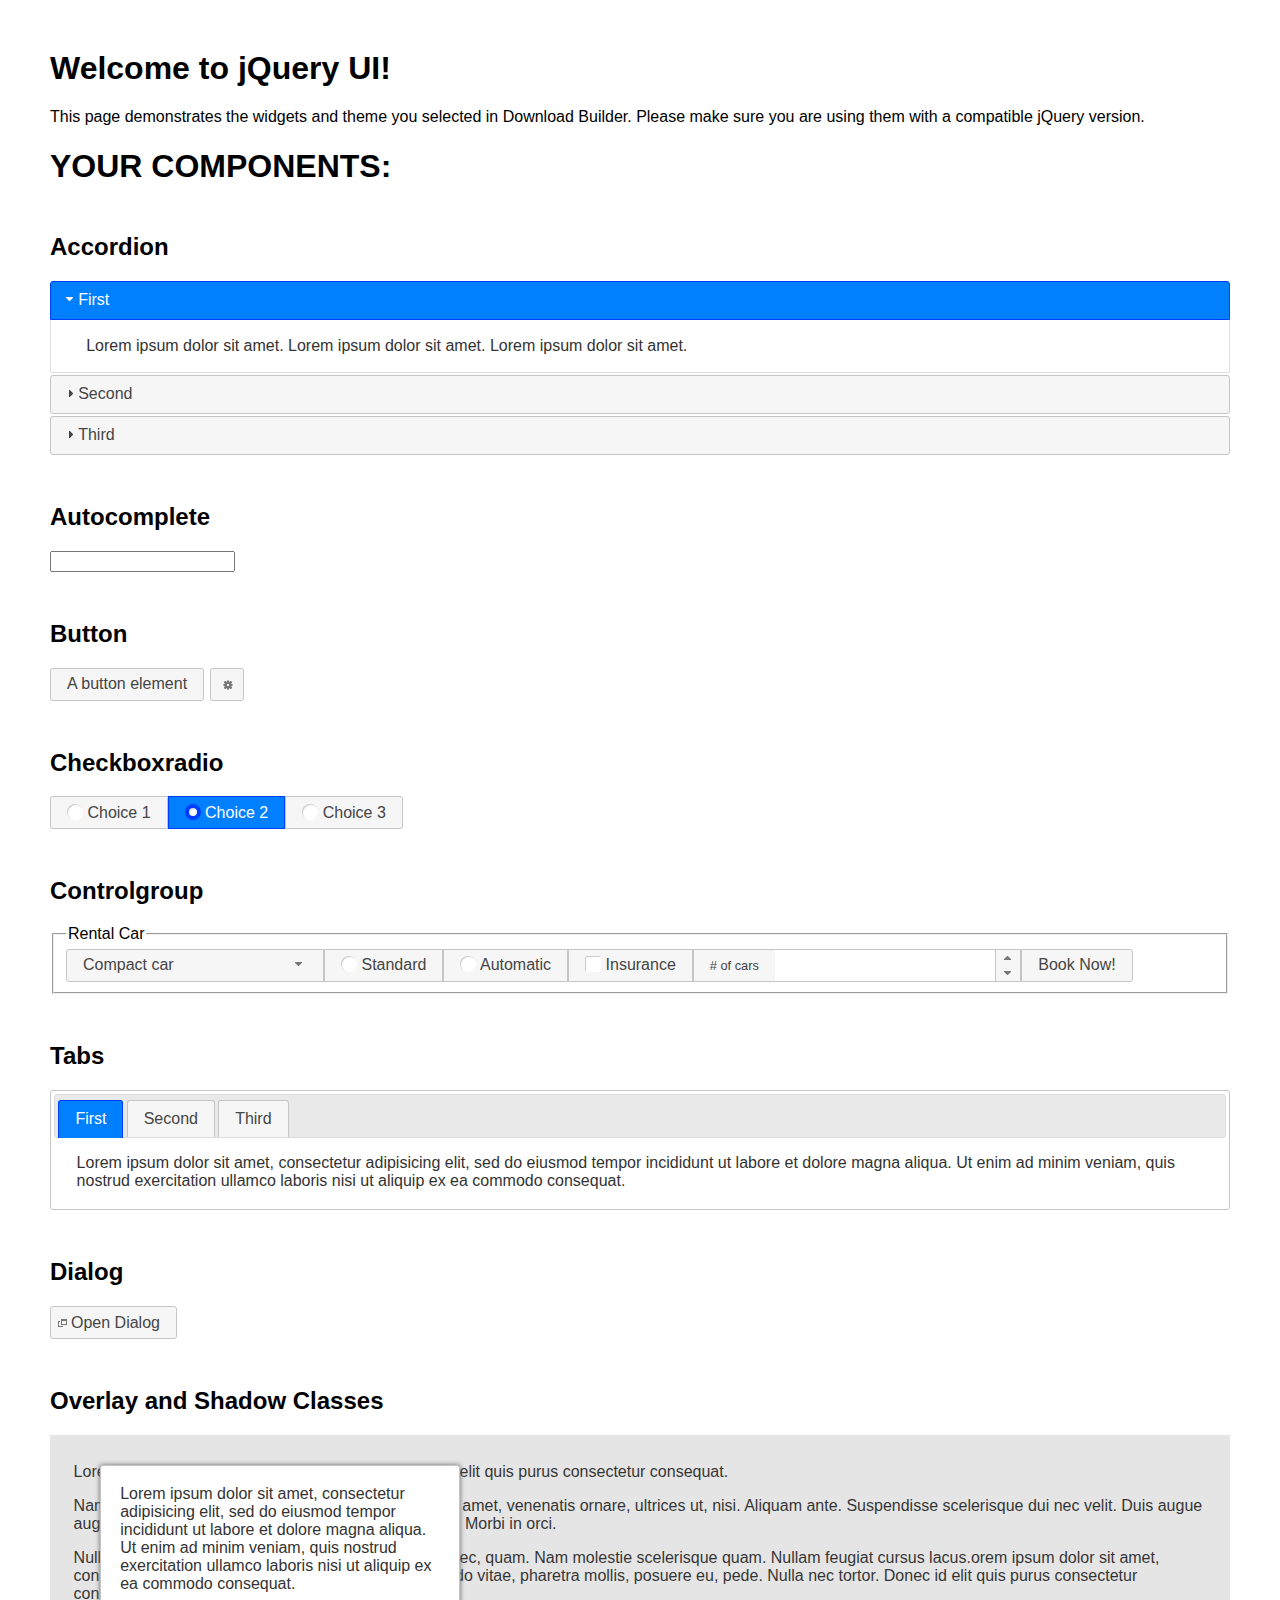
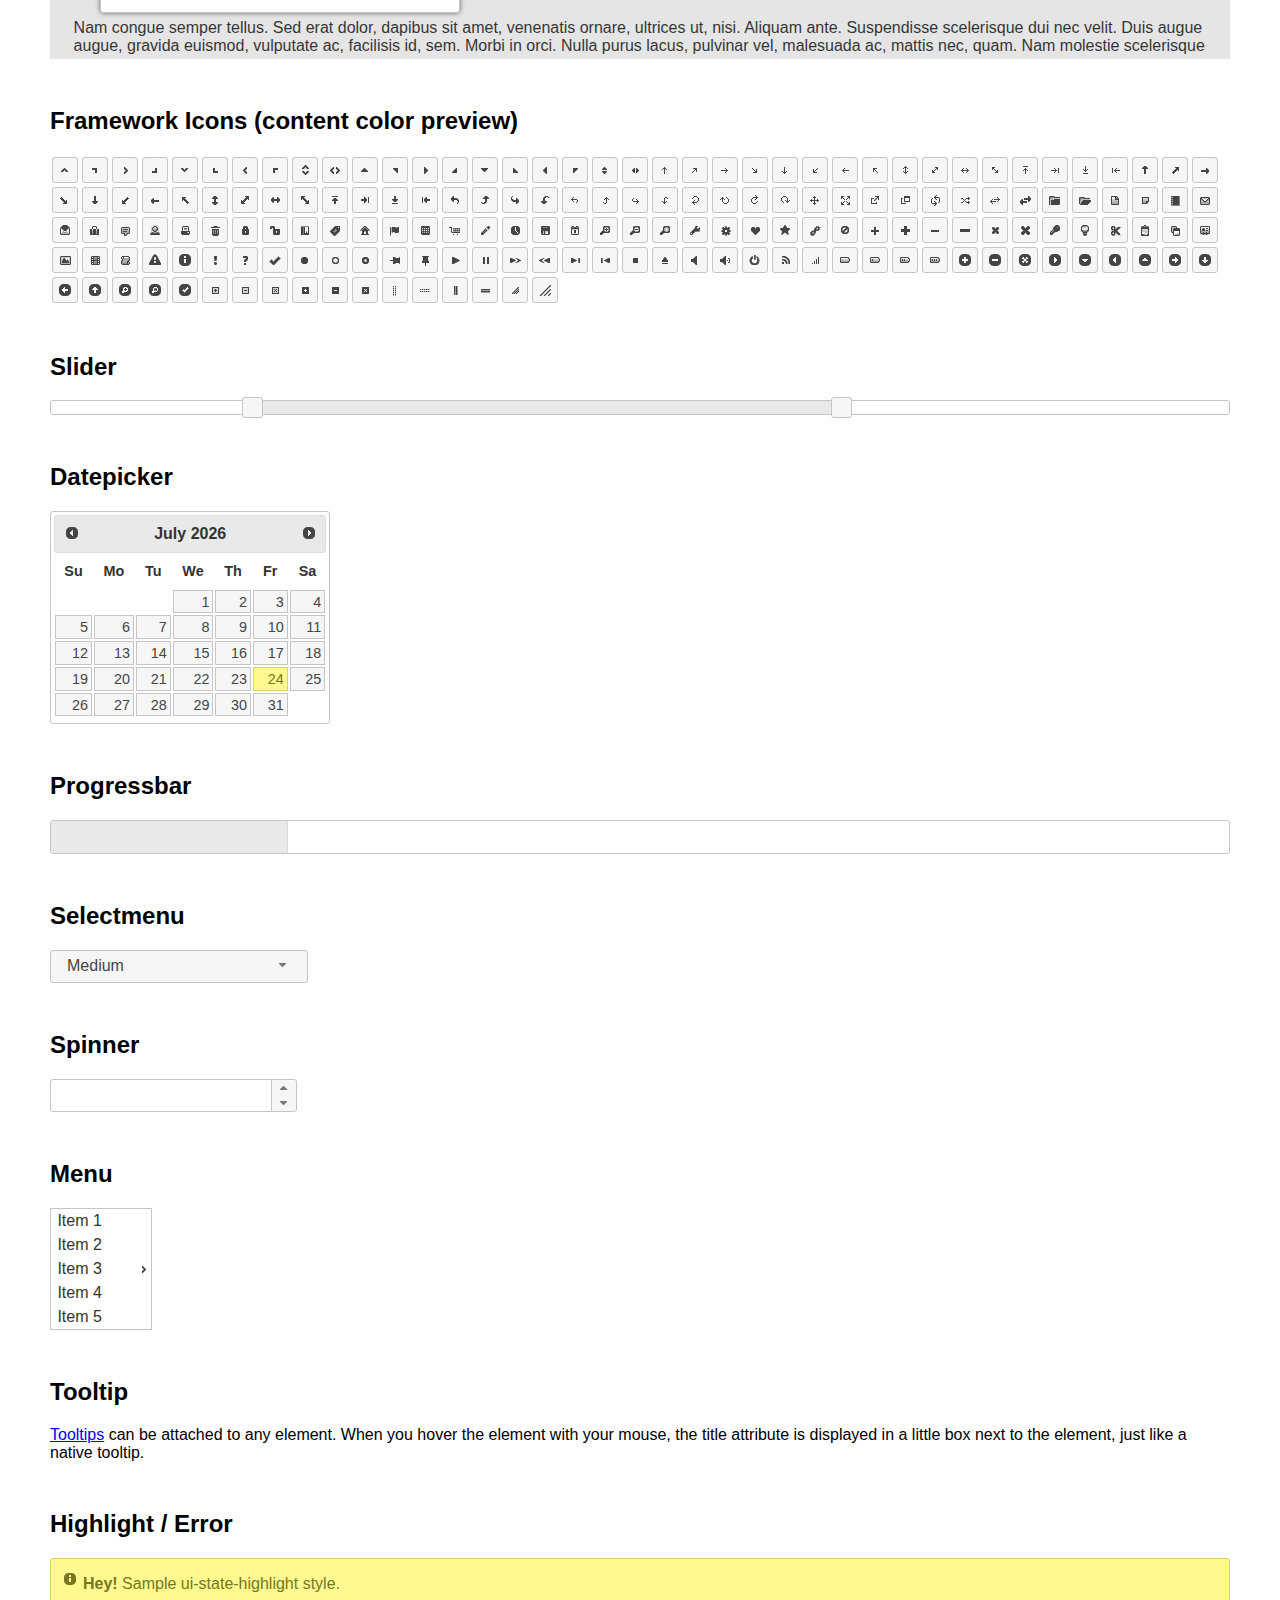
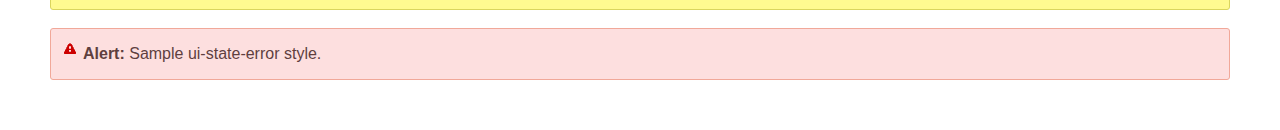
<file: lib/jquery-ui-1.13.3-2.custom/index.html>
<!doctype html>
<html lang="us">
<head>
	<meta charset="utf-8">
	<title>jQuery UI Example Page</title>
	<link href="jquery-ui.css" rel="stylesheet">
	<style>
	body{
		font-family: "Trebuchet MS", sans-serif;
		margin: 50px;
	}
	.demoHeaders {
		margin-top: 2em;
	}
	#dialog-link {
		padding: .4em 1em .4em 20px;
		text-decoration: none;
		position: relative;
	}
	#dialog-link span.ui-icon {
		margin: 0 5px 0 0;
		position: absolute;
		left: .2em;
		top: 50%;
		margin-top: -8px;
	}
	#icons {
		margin: 0;
		padding: 0;
	}
	#icons li {
		margin: 2px;
		position: relative;
		padding: 4px 0;
		cursor: pointer;
		float: left;
		list-style: none;
	}
	#icons span.ui-icon {
		float: left;
		margin: 0 4px;
	}
	.fakewindowcontain .ui-widget-overlay {
		position: absolute;
	}
	select {
		width: 200px;
	}
	</style>
</head>
<body>

<h1>Welcome to jQuery UI!</h1>

<div class="ui-widget">
	<p>This page demonstrates the widgets and theme you selected in Download Builder. Please make sure you are using them with a compatible jQuery version.</p>
</div>

<h1>YOUR COMPONENTS:</h1>

<!-- Accordion -->
<h2 class="demoHeaders">Accordion</h2>
<div id="accordion">
	<h3>First</h3>
	<div>Lorem ipsum dolor sit amet. Lorem ipsum dolor sit amet. Lorem ipsum dolor sit amet.</div>
	<h3>Second</h3>
	<div>Phasellus mattis tincidunt nibh.</div>
	<h3>Third</h3>
	<div>Nam dui erat, auctor a, dignissim quis.</div>
</div>

<!-- Autocomplete -->
<h2 class="demoHeaders">Autocomplete</h2>
<div>
	<input id="autocomplete" title="type &quot;a&quot;">
</div>

<!-- Button -->
<h2 class="demoHeaders">Button</h2>
<button id="button">A button element</button>
<button id="button-icon">An icon-only button</button>

<!-- Checkboxradio -->
<h2 class="demoHeaders">Checkboxradio</h2>
<form style="margin-top: 1em;">
	<div id="radioset">
		<input type="radio" id="radio1" name="radio"><label for="radio1">Choice 1</label>
		<input type="radio" id="radio2" name="radio" checked="checked"><label for="radio2">Choice 2</label>
		<input type="radio" id="radio3" name="radio"><label for="radio3">Choice 3</label>
	</div>
</form>

<!-- Controlgroup -->
<h2 class="demoHeaders">Controlgroup</h2>
<fieldset>
	<legend>Rental Car</legend>
	<div id="controlgroup">
		<select id="car-type">
			<option>Compact car</option>
			<option>Midsize car</option>
			<option>Full size car</option>
			<option>SUV</option>
			<option>Luxury</option>
			<option>Truck</option>
			<option>Van</option>
		</select>
		<label for="transmission-standard">Standard</label>
		<input type="radio" name="transmission" id="transmission-standard">
		<label for="transmission-automatic">Automatic</label>
		<input type="radio" name="transmission" id="transmission-automatic">
		<label for="insurance">Insurance</label>
		<input type="checkbox" name="insurance" id="insurance">
		<label for="horizontal-spinner" class="ui-controlgroup-label"># of cars</label>
		<input id="horizontal-spinner" class="ui-spinner-input">
		<button>Book Now!</button>
	</div>
</fieldset>

<!-- Tabs -->
<h2 class="demoHeaders">Tabs</h2>
<div id="tabs">
	<ul>
		<li><a href="#tabs-1">First</a></li>
		<li><a href="#tabs-2">Second</a></li>
		<li><a href="#tabs-3">Third</a></li>
	</ul>
	<div id="tabs-1">Lorem ipsum dolor sit amet, consectetur adipisicing elit, sed do eiusmod tempor incididunt ut labore et dolore magna aliqua. Ut enim ad minim veniam, quis nostrud exercitation ullamco laboris nisi ut aliquip ex ea commodo consequat.</div>
	<div id="tabs-2">Phasellus mattis tincidunt nibh. Cras orci urna, blandit id, pretium vel, aliquet ornare, felis. Maecenas scelerisque sem non nisl. Fusce sed lorem in enim dictum bibendum.</div>
	<div id="tabs-3">Nam dui erat, auctor a, dignissim quis, sollicitudin eu, felis. Pellentesque nisi urna, interdum eget, sagittis et, consequat vestibulum, lacus. Mauris porttitor ullamcorper augue.</div>
</div>

<h2 class="demoHeaders">Dialog</h2>
<p>
	<button id="dialog-link" class="ui-button ui-corner-all ui-widget">
		<span class="ui-icon ui-icon-newwin"></span>Open Dialog
	</button>
</p>

<h2 class="demoHeaders">Overlay and Shadow Classes</h2>
<div style="position: relative; width: 96%; height: 200px; padding:1% 2%; overflow:hidden;" class="fakewindowcontain">
	<p>Lorem ipsum dolor sit amet,  Nulla nec tortor. Donec id elit quis purus consectetur consequat. </p><p>Nam congue semper tellus. Sed erat dolor, dapibus sit amet, venenatis ornare, ultrices ut, nisi. Aliquam ante. Suspendisse scelerisque dui nec velit. Duis augue augue, gravida euismod, vulputate ac, facilisis id, sem. Morbi in orci. </p><p>Nulla purus lacus, pulvinar vel, malesuada ac, mattis nec, quam. Nam molestie scelerisque quam. Nullam feugiat cursus lacus.orem ipsum dolor sit amet, consectetur adipiscing elit. Donec libero risus, commodo vitae, pharetra mollis, posuere eu, pede. Nulla nec tortor. Donec id elit quis purus consectetur consequat. </p><p>Nam congue semper tellus. Sed erat dolor, dapibus sit amet, venenatis ornare, ultrices ut, nisi. Aliquam ante. Suspendisse scelerisque dui nec velit. Duis augue augue, gravida euismod, vulputate ac, facilisis id, sem. Morbi in orci. Nulla purus lacus, pulvinar vel, malesuada ac, mattis nec, quam. Nam molestie scelerisque quam. </p><p>Nullam feugiat cursus lacus.orem ipsum dolor sit amet, consectetur adipiscing elit. Donec libero risus, commodo vitae, pharetra mollis, posuere eu, pede. Nulla nec tortor. Donec id elit quis purus consectetur consequat. Nam congue semper tellus. Sed erat dolor, dapibus sit amet, venenatis ornare, ultrices ut, nisi. Aliquam ante. </p><p>Suspendisse scelerisque dui nec velit. Duis augue augue, gravida euismod, vulputate ac, facilisis id, sem. Morbi in orci. Nulla purus lacus, pulvinar vel, malesuada ac, mattis nec, quam. Nam molestie scelerisque quam. Nullam feugiat cursus lacus.orem ipsum dolor sit amet, consectetur adipiscing elit. Donec libero risus, commodo vitae, pharetra mollis, posuere eu, pede. Nulla nec tortor. Donec id elit quis purus consectetur consequat. Nam congue semper tellus. Sed erat dolor, dapibus sit amet, venenatis ornare, ultrices ut, nisi. </p>

	<!-- ui-dialog -->
	<div class="ui-widget-overlay ui-front"></div>
	<div style="position: absolute; width: 320px; left: 50px; top: 30px; padding: 1.2em" class="ui-widget ui-front ui-widget-content ui-corner-all ui-widget-shadow">
		Lorem ipsum dolor sit amet, consectetur adipisicing elit, sed do eiusmod tempor incididunt ut labore et dolore magna aliqua. Ut enim ad minim veniam, quis nostrud exercitation ullamco laboris nisi ut aliquip ex ea commodo consequat.
	</div>

</div>

<!-- ui-dialog -->
<div id="dialog" title="Dialog Title">
	<p>Lorem ipsum dolor sit amet, consectetur adipisicing elit, sed do eiusmod tempor incididunt ut labore et dolore magna aliqua. Ut enim ad minim veniam, quis nostrud exercitation ullamco laboris nisi ut aliquip ex ea commodo consequat.</p>
</div>


<h2 class="demoHeaders">Framework Icons (content color preview)</h2>
<ul id="icons" class="ui-widget ui-helper-clearfix">
	<li class="ui-state-default ui-corner-all" title=".ui-icon-caret-1-n"><span class="ui-icon ui-icon-caret-1-n"></span></li>
	<li class="ui-state-default ui-corner-all" title=".ui-icon-caret-1-ne"><span class="ui-icon ui-icon-caret-1-ne"></span></li>
	<li class="ui-state-default ui-corner-all" title=".ui-icon-caret-1-e"><span class="ui-icon ui-icon-caret-1-e"></span></li>
	<li class="ui-state-default ui-corner-all" title=".ui-icon-caret-1-se"><span class="ui-icon ui-icon-caret-1-se"></span></li>
	<li class="ui-state-default ui-corner-all" title=".ui-icon-caret-1-s"><span class="ui-icon ui-icon-caret-1-s"></span></li>
	<li class="ui-state-default ui-corner-all" title=".ui-icon-caret-1-sw"><span class="ui-icon ui-icon-caret-1-sw"></span></li>
	<li class="ui-state-default ui-corner-all" title=".ui-icon-caret-1-w"><span class="ui-icon ui-icon-caret-1-w"></span></li>
	<li class="ui-state-default ui-corner-all" title=".ui-icon-caret-1-nw"><span class="ui-icon ui-icon-caret-1-nw"></span></li>
	<li class="ui-state-default ui-corner-all" title=".ui-icon-caret-2-n-s"><span class="ui-icon ui-icon-caret-2-n-s"></span></li>
	<li class="ui-state-default ui-corner-all" title=".ui-icon-caret-2-e-w"><span class="ui-icon ui-icon-caret-2-e-w"></span></li>
	<li class="ui-state-default ui-corner-all" title=".ui-icon-triangle-1-n"><span class="ui-icon ui-icon-triangle-1-n"></span></li>
	<li class="ui-state-default ui-corner-all" title=".ui-icon-triangle-1-ne"><span class="ui-icon ui-icon-triangle-1-ne"></span></li>
	<li class="ui-state-default ui-corner-all" title=".ui-icon-triangle-1-e"><span class="ui-icon ui-icon-triangle-1-e"></span></li>
	<li class="ui-state-default ui-corner-all" title=".ui-icon-triangle-1-se"><span class="ui-icon ui-icon-triangle-1-se"></span></li>
	<li class="ui-state-default ui-corner-all" title=".ui-icon-triangle-1-s"><span class="ui-icon ui-icon-triangle-1-s"></span></li>
	<li class="ui-state-default ui-corner-all" title=".ui-icon-triangle-1-sw"><span class="ui-icon ui-icon-triangle-1-sw"></span></li>
	<li class="ui-state-default ui-corner-all" title=".ui-icon-triangle-1-w"><span class="ui-icon ui-icon-triangle-1-w"></span></li>
	<li class="ui-state-default ui-corner-all" title=".ui-icon-triangle-1-nw"><span class="ui-icon ui-icon-triangle-1-nw"></span></li>
	<li class="ui-state-default ui-corner-all" title=".ui-icon-triangle-2-n-s"><span class="ui-icon ui-icon-triangle-2-n-s"></span></li>
	<li class="ui-state-default ui-corner-all" title=".ui-icon-triangle-2-e-w"><span class="ui-icon ui-icon-triangle-2-e-w"></span></li>
	<li class="ui-state-default ui-corner-all" title=".ui-icon-arrow-1-n"><span class="ui-icon ui-icon-arrow-1-n"></span></li>
	<li class="ui-state-default ui-corner-all" title=".ui-icon-arrow-1-ne"><span class="ui-icon ui-icon-arrow-1-ne"></span></li>
	<li class="ui-state-default ui-corner-all" title=".ui-icon-arrow-1-e"><span class="ui-icon ui-icon-arrow-1-e"></span></li>
	<li class="ui-state-default ui-corner-all" title=".ui-icon-arrow-1-se"><span class="ui-icon ui-icon-arrow-1-se"></span></li>
	<li class="ui-state-default ui-corner-all" title=".ui-icon-arrow-1-s"><span class="ui-icon ui-icon-arrow-1-s"></span></li>
	<li class="ui-state-default ui-corner-all" title=".ui-icon-arrow-1-sw"><span class="ui-icon ui-icon-arrow-1-sw"></span></li>
	<li class="ui-state-default ui-corner-all" title=".ui-icon-arrow-1-w"><span class="ui-icon ui-icon-arrow-1-w"></span></li>
	<li class="ui-state-default ui-corner-all" title=".ui-icon-arrow-1-nw"><span class="ui-icon ui-icon-arrow-1-nw"></span></li>
	<li class="ui-state-default ui-corner-all" title=".ui-icon-arrow-2-n-s"><span class="ui-icon ui-icon-arrow-2-n-s"></span></li>
	<li class="ui-state-default ui-corner-all" title=".ui-icon-arrow-2-ne-sw"><span class="ui-icon ui-icon-arrow-2-ne-sw"></span></li>
	<li class="ui-state-default ui-corner-all" title=".ui-icon-arrow-2-e-w"><span class="ui-icon ui-icon-arrow-2-e-w"></span></li>
	<li class="ui-state-default ui-corner-all" title=".ui-icon-arrow-2-se-nw"><span class="ui-icon ui-icon-arrow-2-se-nw"></span></li>
	<li class="ui-state-default ui-corner-all" title=".ui-icon-arrowstop-1-n"><span class="ui-icon ui-icon-arrowstop-1-n"></span></li>
	<li class="ui-state-default ui-corner-all" title=".ui-icon-arrowstop-1-e"><span class="ui-icon ui-icon-arrowstop-1-e"></span></li>
	<li class="ui-state-default ui-corner-all" title=".ui-icon-arrowstop-1-s"><span class="ui-icon ui-icon-arrowstop-1-s"></span></li>
	<li class="ui-state-default ui-corner-all" title=".ui-icon-arrowstop-1-w"><span class="ui-icon ui-icon-arrowstop-1-w"></span></li>
	<li class="ui-state-default ui-corner-all" title=".ui-icon-arrowthick-1-n"><span class="ui-icon ui-icon-arrowthick-1-n"></span></li>
	<li class="ui-state-default ui-corner-all" title=".ui-icon-arrowthick-1-ne"><span class="ui-icon ui-icon-arrowthick-1-ne"></span></li>
	<li class="ui-state-default ui-corner-all" title=".ui-icon-arrowthick-1-e"><span class="ui-icon ui-icon-arrowthick-1-e"></span></li>
	<li class="ui-state-default ui-corner-all" title=".ui-icon-arrowthick-1-se"><span class="ui-icon ui-icon-arrowthick-1-se"></span></li>
	<li class="ui-state-default ui-corner-all" title=".ui-icon-arrowthick-1-s"><span class="ui-icon ui-icon-arrowthick-1-s"></span></li>
	<li class="ui-state-default ui-corner-all" title=".ui-icon-arrowthick-1-sw"><span class="ui-icon ui-icon-arrowthick-1-sw"></span></li>
	<li class="ui-state-default ui-corner-all" title=".ui-icon-arrowthick-1-w"><span class="ui-icon ui-icon-arrowthick-1-w"></span></li>
	<li class="ui-state-default ui-corner-all" title=".ui-icon-arrowthick-1-nw"><span class="ui-icon ui-icon-arrowthick-1-nw"></span></li>
	<li class="ui-state-default ui-corner-all" title=".ui-icon-arrowthick-2-n-s"><span class="ui-icon ui-icon-arrowthick-2-n-s"></span></li>
	<li class="ui-state-default ui-corner-all" title=".ui-icon-arrowthick-2-ne-sw"><span class="ui-icon ui-icon-arrowthick-2-ne-sw"></span></li>
	<li class="ui-state-default ui-corner-all" title=".ui-icon-arrowthick-2-e-w"><span class="ui-icon ui-icon-arrowthick-2-e-w"></span></li>
	<li class="ui-state-default ui-corner-all" title=".ui-icon-arrowthick-2-se-nw"><span class="ui-icon ui-icon-arrowthick-2-se-nw"></span></li>
	<li class="ui-state-default ui-corner-all" title=".ui-icon-arrowthickstop-1-n"><span class="ui-icon ui-icon-arrowthickstop-1-n"></span></li>
	<li class="ui-state-default ui-corner-all" title=".ui-icon-arrowthickstop-1-e"><span class="ui-icon ui-icon-arrowthickstop-1-e"></span></li>
	<li class="ui-state-default ui-corner-all" title=".ui-icon-arrowthickstop-1-s"><span class="ui-icon ui-icon-arrowthickstop-1-s"></span></li>
	<li class="ui-state-default ui-corner-all" title=".ui-icon-arrowthickstop-1-w"><span class="ui-icon ui-icon-arrowthickstop-1-w"></span></li>
	<li class="ui-state-default ui-corner-all" title=".ui-icon-arrowreturnthick-1-w"><span class="ui-icon ui-icon-arrowreturnthick-1-w"></span></li>
	<li class="ui-state-default ui-corner-all" title=".ui-icon-arrowreturnthick-1-n"><span class="ui-icon ui-icon-arrowreturnthick-1-n"></span></li>
	<li class="ui-state-default ui-corner-all" title=".ui-icon-arrowreturnthick-1-e"><span class="ui-icon ui-icon-arrowreturnthick-1-e"></span></li>
	<li class="ui-state-default ui-corner-all" title=".ui-icon-arrowreturnthick-1-s"><span class="ui-icon ui-icon-arrowreturnthick-1-s"></span></li>
	<li class="ui-state-default ui-corner-all" title=".ui-icon-arrowreturn-1-w"><span class="ui-icon ui-icon-arrowreturn-1-w"></span></li>
	<li class="ui-state-default ui-corner-all" title=".ui-icon-arrowreturn-1-n"><span class="ui-icon ui-icon-arrowreturn-1-n"></span></li>
	<li class="ui-state-default ui-corner-all" title=".ui-icon-arrowreturn-1-e"><span class="ui-icon ui-icon-arrowreturn-1-e"></span></li>
	<li class="ui-state-default ui-corner-all" title=".ui-icon-arrowreturn-1-s"><span class="ui-icon ui-icon-arrowreturn-1-s"></span></li>
	<li class="ui-state-default ui-corner-all" title=".ui-icon-arrowrefresh-1-w"><span class="ui-icon ui-icon-arrowrefresh-1-w"></span></li>
	<li class="ui-state-default ui-corner-all" title=".ui-icon-arrowrefresh-1-n"><span class="ui-icon ui-icon-arrowrefresh-1-n"></span></li>
	<li class="ui-state-default ui-corner-all" title=".ui-icon-arrowrefresh-1-e"><span class="ui-icon ui-icon-arrowrefresh-1-e"></span></li>
	<li class="ui-state-default ui-corner-all" title=".ui-icon-arrowrefresh-1-s"><span class="ui-icon ui-icon-arrowrefresh-1-s"></span></li>
	<li class="ui-state-default ui-corner-all" title=".ui-icon-arrow-4"><span class="ui-icon ui-icon-arrow-4"></span></li>
	<li class="ui-state-default ui-corner-all" title=".ui-icon-arrow-4-diag"><span class="ui-icon ui-icon-arrow-4-diag"></span></li>
	<li class="ui-state-default ui-corner-all" title=".ui-icon-extlink"><span class="ui-icon ui-icon-extlink"></span></li>
	<li class="ui-state-default ui-corner-all" title=".ui-icon-newwin"><span class="ui-icon ui-icon-newwin"></span></li>
	<li class="ui-state-default ui-corner-all" title=".ui-icon-refresh"><span class="ui-icon ui-icon-refresh"></span></li>
	<li class="ui-state-default ui-corner-all" title=".ui-icon-shuffle"><span class="ui-icon ui-icon-shuffle"></span></li>
	<li class="ui-state-default ui-corner-all" title=".ui-icon-transfer-e-w"><span class="ui-icon ui-icon-transfer-e-w"></span></li>
	<li class="ui-state-default ui-corner-all" title=".ui-icon-transferthick-e-w"><span class="ui-icon ui-icon-transferthick-e-w"></span></li>
	<li class="ui-state-default ui-corner-all" title=".ui-icon-folder-collapsed"><span class="ui-icon ui-icon-folder-collapsed"></span></li>
	<li class="ui-state-default ui-corner-all" title=".ui-icon-folder-open"><span class="ui-icon ui-icon-folder-open"></span></li>
	<li class="ui-state-default ui-corner-all" title=".ui-icon-document"><span class="ui-icon ui-icon-document"></span></li>
	<li class="ui-state-default ui-corner-all" title=".ui-icon-document-b"><span class="ui-icon ui-icon-document-b"></span></li>
	<li class="ui-state-default ui-corner-all" title=".ui-icon-note"><span class="ui-icon ui-icon-note"></span></li>
	<li class="ui-state-default ui-corner-all" title=".ui-icon-mail-closed"><span class="ui-icon ui-icon-mail-closed"></span></li>
	<li class="ui-state-default ui-corner-all" title=".ui-icon-mail-open"><span class="ui-icon ui-icon-mail-open"></span></li>
	<li class="ui-state-default ui-corner-all" title=".ui-icon-suitcase"><span class="ui-icon ui-icon-suitcase"></span></li>
	<li class="ui-state-default ui-corner-all" title=".ui-icon-comment"><span class="ui-icon ui-icon-comment"></span></li>
	<li class="ui-state-default ui-corner-all" title=".ui-icon-person"><span class="ui-icon ui-icon-person"></span></li>
	<li class="ui-state-default ui-corner-all" title=".ui-icon-print"><span class="ui-icon ui-icon-print"></span></li>
	<li class="ui-state-default ui-corner-all" title=".ui-icon-trash"><span class="ui-icon ui-icon-trash"></span></li>
	<li class="ui-state-default ui-corner-all" title=".ui-icon-locked"><span class="ui-icon ui-icon-locked"></span></li>
	<li class="ui-state-default ui-corner-all" title=".ui-icon-unlocked"><span class="ui-icon ui-icon-unlocked"></span></li>
	<li class="ui-state-default ui-corner-all" title=".ui-icon-bookmark"><span class="ui-icon ui-icon-bookmark"></span></li>
	<li class="ui-state-default ui-corner-all" title=".ui-icon-tag"><span class="ui-icon ui-icon-tag"></span></li>
	<li class="ui-state-default ui-corner-all" title=".ui-icon-home"><span class="ui-icon ui-icon-home"></span></li>
	<li class="ui-state-default ui-corner-all" title=".ui-icon-flag"><span class="ui-icon ui-icon-flag"></span></li>
	<li class="ui-state-default ui-corner-all" title=".ui-icon-calculator"><span class="ui-icon ui-icon-calculator"></span></li>
	<li class="ui-state-default ui-corner-all" title=".ui-icon-cart"><span class="ui-icon ui-icon-cart"></span></li>
	<li class="ui-state-default ui-corner-all" title=".ui-icon-pencil"><span class="ui-icon ui-icon-pencil"></span></li>
	<li class="ui-state-default ui-corner-all" title=".ui-icon-clock"><span class="ui-icon ui-icon-clock"></span></li>
	<li class="ui-state-default ui-corner-all" title=".ui-icon-disk"><span class="ui-icon ui-icon-disk"></span></li>
	<li class="ui-state-default ui-corner-all" title=".ui-icon-calendar"><span class="ui-icon ui-icon-calendar"></span></li>
	<li class="ui-state-default ui-corner-all" title=".ui-icon-zoomin"><span class="ui-icon ui-icon-zoomin"></span></li>
	<li class="ui-state-default ui-corner-all" title=".ui-icon-zoomout"><span class="ui-icon ui-icon-zoomout"></span></li>
	<li class="ui-state-default ui-corner-all" title=".ui-icon-search"><span class="ui-icon ui-icon-search"></span></li>
	<li class="ui-state-default ui-corner-all" title=".ui-icon-wrench"><span class="ui-icon ui-icon-wrench"></span></li>
	<li class="ui-state-default ui-corner-all" title=".ui-icon-gear"><span class="ui-icon ui-icon-gear"></span></li>
	<li class="ui-state-default ui-corner-all" title=".ui-icon-heart"><span class="ui-icon ui-icon-heart"></span></li>
	<li class="ui-state-default ui-corner-all" title=".ui-icon-star"><span class="ui-icon ui-icon-star"></span></li>
	<li class="ui-state-default ui-corner-all" title=".ui-icon-link"><span class="ui-icon ui-icon-link"></span></li>
	<li class="ui-state-default ui-corner-all" title=".ui-icon-cancel"><span class="ui-icon ui-icon-cancel"></span></li>
	<li class="ui-state-default ui-corner-all" title=".ui-icon-plus"><span class="ui-icon ui-icon-plus"></span></li>
	<li class="ui-state-default ui-corner-all" title=".ui-icon-plusthick"><span class="ui-icon ui-icon-plusthick"></span></li>
	<li class="ui-state-default ui-corner-all" title=".ui-icon-minus"><span class="ui-icon ui-icon-minus"></span></li>
	<li class="ui-state-default ui-corner-all" title=".ui-icon-minusthick"><span class="ui-icon ui-icon-minusthick"></span></li>
	<li class="ui-state-default ui-corner-all" title=".ui-icon-close"><span class="ui-icon ui-icon-close"></span></li>
	<li class="ui-state-default ui-corner-all" title=".ui-icon-closethick"><span class="ui-icon ui-icon-closethick"></span></li>
	<li class="ui-state-default ui-corner-all" title=".ui-icon-key"><span class="ui-icon ui-icon-key"></span></li>
	<li class="ui-state-default ui-corner-all" title=".ui-icon-lightbulb"><span class="ui-icon ui-icon-lightbulb"></span></li>
	<li class="ui-state-default ui-corner-all" title=".ui-icon-scissors"><span class="ui-icon ui-icon-scissors"></span></li>
	<li class="ui-state-default ui-corner-all" title=".ui-icon-clipboard"><span class="ui-icon ui-icon-clipboard"></span></li>
	<li class="ui-state-default ui-corner-all" title=".ui-icon-copy"><span class="ui-icon ui-icon-copy"></span></li>
	<li class="ui-state-default ui-corner-all" title=".ui-icon-contact"><span class="ui-icon ui-icon-contact"></span></li>
	<li class="ui-state-default ui-corner-all" title=".ui-icon-image"><span class="ui-icon ui-icon-image"></span></li>
	<li class="ui-state-default ui-corner-all" title=".ui-icon-video"><span class="ui-icon ui-icon-video"></span></li>
	<li class="ui-state-default ui-corner-all" title=".ui-icon-script"><span class="ui-icon ui-icon-script"></span></li>
	<li class="ui-state-default ui-corner-all" title=".ui-icon-alert"><span class="ui-icon ui-icon-alert"></span></li>
	<li class="ui-state-default ui-corner-all" title=".ui-icon-info"><span class="ui-icon ui-icon-info"></span></li>
	<li class="ui-state-default ui-corner-all" title=".ui-icon-notice"><span class="ui-icon ui-icon-notice"></span></li>
	<li class="ui-state-default ui-corner-all" title=".ui-icon-help"><span class="ui-icon ui-icon-help"></span></li>
	<li class="ui-state-default ui-corner-all" title=".ui-icon-check"><span class="ui-icon ui-icon-check"></span></li>
	<li class="ui-state-default ui-corner-all" title=".ui-icon-bullet"><span class="ui-icon ui-icon-bullet"></span></li>
	<li class="ui-state-default ui-corner-all" title=".ui-icon-radio-off"><span class="ui-icon ui-icon-radio-off"></span></li>
	<li class="ui-state-default ui-corner-all" title=".ui-icon-radio-on"><span class="ui-icon ui-icon-radio-on"></span></li>
	<li class="ui-state-default ui-corner-all" title=".ui-icon-pin-w"><span class="ui-icon ui-icon-pin-w"></span></li>
	<li class="ui-state-default ui-corner-all" title=".ui-icon-pin-s"><span class="ui-icon ui-icon-pin-s"></span></li>
	<li class="ui-state-default ui-corner-all" title=".ui-icon-play"><span class="ui-icon ui-icon-play"></span></li>
	<li class="ui-state-default ui-corner-all" title=".ui-icon-pause"><span class="ui-icon ui-icon-pause"></span></li>
	<li class="ui-state-default ui-corner-all" title=".ui-icon-seek-next"><span class="ui-icon ui-icon-seek-next"></span></li>
	<li class="ui-state-default ui-corner-all" title=".ui-icon-seek-prev"><span class="ui-icon ui-icon-seek-prev"></span></li>
	<li class="ui-state-default ui-corner-all" title=".ui-icon-seek-end"><span class="ui-icon ui-icon-seek-end"></span></li>
	<li class="ui-state-default ui-corner-all" title=".ui-icon-seek-first"><span class="ui-icon ui-icon-seek-first"></span></li>
	<li class="ui-state-default ui-corner-all" title=".ui-icon-stop"><span class="ui-icon ui-icon-stop"></span></li>
	<li class="ui-state-default ui-corner-all" title=".ui-icon-eject"><span class="ui-icon ui-icon-eject"></span></li>
	<li class="ui-state-default ui-corner-all" title=".ui-icon-volume-off"><span class="ui-icon ui-icon-volume-off"></span></li>
	<li class="ui-state-default ui-corner-all" title=".ui-icon-volume-on"><span class="ui-icon ui-icon-volume-on"></span></li>
	<li class="ui-state-default ui-corner-all" title=".ui-icon-power"><span class="ui-icon ui-icon-power"></span></li>
	<li class="ui-state-default ui-corner-all" title=".ui-icon-signal-diag"><span class="ui-icon ui-icon-signal-diag"></span></li>
	<li class="ui-state-default ui-corner-all" title=".ui-icon-signal"><span class="ui-icon ui-icon-signal"></span></li>
	<li class="ui-state-default ui-corner-all" title=".ui-icon-battery-0"><span class="ui-icon ui-icon-battery-0"></span></li>
	<li class="ui-state-default ui-corner-all" title=".ui-icon-battery-1"><span class="ui-icon ui-icon-battery-1"></span></li>
	<li class="ui-state-default ui-corner-all" title=".ui-icon-battery-2"><span class="ui-icon ui-icon-battery-2"></span></li>
	<li class="ui-state-default ui-corner-all" title=".ui-icon-battery-3"><span class="ui-icon ui-icon-battery-3"></span></li>
	<li class="ui-state-default ui-corner-all" title=".ui-icon-circle-plus"><span class="ui-icon ui-icon-circle-plus"></span></li>
	<li class="ui-state-default ui-corner-all" title=".ui-icon-circle-minus"><span class="ui-icon ui-icon-circle-minus"></span></li>
	<li class="ui-state-default ui-corner-all" title=".ui-icon-circle-close"><span class="ui-icon ui-icon-circle-close"></span></li>
	<li class="ui-state-default ui-corner-all" title=".ui-icon-circle-triangle-e"><span class="ui-icon ui-icon-circle-triangle-e"></span></li>
	<li class="ui-state-default ui-corner-all" title=".ui-icon-circle-triangle-s"><span class="ui-icon ui-icon-circle-triangle-s"></span></li>
	<li class="ui-state-default ui-corner-all" title=".ui-icon-circle-triangle-w"><span class="ui-icon ui-icon-circle-triangle-w"></span></li>
	<li class="ui-state-default ui-corner-all" title=".ui-icon-circle-triangle-n"><span class="ui-icon ui-icon-circle-triangle-n"></span></li>
	<li class="ui-state-default ui-corner-all" title=".ui-icon-circle-arrow-e"><span class="ui-icon ui-icon-circle-arrow-e"></span></li>
	<li class="ui-state-default ui-corner-all" title=".ui-icon-circle-arrow-s"><span class="ui-icon ui-icon-circle-arrow-s"></span></li>
	<li class="ui-state-default ui-corner-all" title=".ui-icon-circle-arrow-w"><span class="ui-icon ui-icon-circle-arrow-w"></span></li>
	<li class="ui-state-default ui-corner-all" title=".ui-icon-circle-arrow-n"><span class="ui-icon ui-icon-circle-arrow-n"></span></li>
	<li class="ui-state-default ui-corner-all" title=".ui-icon-circle-zoomin"><span class="ui-icon ui-icon-circle-zoomin"></span></li>
	<li class="ui-state-default ui-corner-all" title=".ui-icon-circle-zoomout"><span class="ui-icon ui-icon-circle-zoomout"></span></li>
	<li class="ui-state-default ui-corner-all" title=".ui-icon-circle-check"><span class="ui-icon ui-icon-circle-check"></span></li>
	<li class="ui-state-default ui-corner-all" title=".ui-icon-circlesmall-plus"><span class="ui-icon ui-icon-circlesmall-plus"></span></li>
	<li class="ui-state-default ui-corner-all" title=".ui-icon-circlesmall-minus"><span class="ui-icon ui-icon-circlesmall-minus"></span></li>
	<li class="ui-state-default ui-corner-all" title=".ui-icon-circlesmall-close"><span class="ui-icon ui-icon-circlesmall-close"></span></li>
	<li class="ui-state-default ui-corner-all" title=".ui-icon-squaresmall-plus"><span class="ui-icon ui-icon-squaresmall-plus"></span></li>
	<li class="ui-state-default ui-corner-all" title=".ui-icon-squaresmall-minus"><span class="ui-icon ui-icon-squaresmall-minus"></span></li>
	<li class="ui-state-default ui-corner-all" title=".ui-icon-squaresmall-close"><span class="ui-icon ui-icon-squaresmall-close"></span></li>
	<li class="ui-state-default ui-corner-all" title=".ui-icon-grip-dotted-vertical"><span class="ui-icon ui-icon-grip-dotted-vertical"></span></li>
	<li class="ui-state-default ui-corner-all" title=".ui-icon-grip-dotted-horizontal"><span class="ui-icon ui-icon-grip-dotted-horizontal"></span></li>
	<li class="ui-state-default ui-corner-all" title=".ui-icon-grip-solid-vertical"><span class="ui-icon ui-icon-grip-solid-vertical"></span></li>
	<li class="ui-state-default ui-corner-all" title=".ui-icon-grip-solid-horizontal"><span class="ui-icon ui-icon-grip-solid-horizontal"></span></li>
	<li class="ui-state-default ui-corner-all" title=".ui-icon-gripsmall-diagonal-se"><span class="ui-icon ui-icon-gripsmall-diagonal-se"></span></li>
	<li class="ui-state-default ui-corner-all" title=".ui-icon-grip-diagonal-se"><span class="ui-icon ui-icon-grip-diagonal-se"></span></li>
</ul>

<!-- Slider -->
<h2 class="demoHeaders">Slider</h2>
<div id="slider"></div>

<!-- Datepicker -->
<h2 class="demoHeaders">Datepicker</h2>
<div id="datepicker"></div>

<!-- Progressbar -->
<h2 class="demoHeaders">Progressbar</h2>
<div id="progressbar"></div>

<!-- Progressbar -->
<h2 class="demoHeaders">Selectmenu</h2>
<select id="selectmenu">
	<option>Slower</option>
	<option>Slow</option>
	<option selected="selected">Medium</option>
	<option>Fast</option>
	<option>Faster</option>
</select>

<!-- Spinner -->
<h2 class="demoHeaders">Spinner</h2>
<input id="spinner">

<!-- Menu -->
<h2 class="demoHeaders">Menu</h2>
<ul style="width:100px;" id="menu">
	<li><div>Item 1</div></li>
	<li><div>Item 2</div></li>
	<li><div>Item 3</div>
		<ul>
			<li><div>Item 3-1</div></li>
			<li><div>Item 3-2</div></li>
			<li><div>Item 3-3</div></li>
			<li><div>Item 3-4</div></li>
			<li><div>Item 3-5</div></li>
		</ul>
	</li>
	<li><div>Item 4</div></li>
	<li><div>Item 5</div></li>
</ul>

<!-- Tooltip -->
<h2 class="demoHeaders">Tooltip</h2>
<p id="tooltip">
	<a href="#" title="That&apos;s what this widget is">Tooltips</a> can be attached to any element. When you hover
the element with your mouse, the title attribute is displayed in a little box next to the element, just like a native tooltip.
</p>

<!-- Highlight / Error -->
<h2 class="demoHeaders">Highlight / Error</h2>
<div class="ui-widget">
	<div class="ui-state-highlight ui-corner-all" style="margin-top: 20px; padding: 0 .7em;">
		<p><span class="ui-icon ui-icon-info" style="float: left; margin-right: .3em;"></span>
		<strong>Hey!</strong> Sample ui-state-highlight style.</p>
	</div>
</div>
<br>
<div class="ui-widget">
	<div class="ui-state-error ui-corner-all" style="padding: 0 .7em;">
		<p><span class="ui-icon ui-icon-alert" style="float: left; margin-right: .3em;"></span>
		<strong>Alert:</strong> Sample ui-state-error style.</p>
	</div>
</div>

<script src="external/jquery/jquery.js"></script>
<script src="jquery-ui.js"></script>
<script>
$( "#accordion" ).accordion();

var availableTags = [
	"ActionScript",
	"AppleScript",
	"Asp",
	"BASIC",
	"C",
	"C++",
	"Clojure",
	"COBOL",
	"ColdFusion",
	"Erlang",
	"Fortran",
	"Groovy",
	"Haskell",
	"Java",
	"JavaScript",
	"Lisp",
	"Perl",
	"PHP",
	"Python",
	"Ruby",
	"Scala",
	"Scheme"
];
$( "#autocomplete" ).autocomplete({
	source: availableTags
});

$( "#button" ).button();
$( "#button-icon" ).button({
	icon: "ui-icon-gear",
	showLabel: false
});

$( "#radioset" ).buttonset();

$( "#controlgroup" ).controlgroup();

$( "#tabs" ).tabs();

$( "#dialog" ).dialog({
	autoOpen: false,
	width: 400,
	buttons: [
		{
			text: "Ok",
			click: function() {
				$( this ).dialog( "close" );
			}
		},
		{
			text: "Cancel",
			click: function() {
				$( this ).dialog( "close" );
			}
		}
	]
});

// Link to open the dialog
$( "#dialog-link" ).click(function( event ) {
	$( "#dialog" ).dialog( "open" );
	event.preventDefault();
});

$( "#datepicker" ).datepicker({
	inline: true
});

$( "#slider" ).slider({
	range: true,
	values: [ 17, 67 ]
});

$( "#progressbar" ).progressbar({
	value: 20
});

$( "#spinner" ).spinner();

$( "#menu" ).menu();

$( "#tooltip" ).tooltip();

$( "#selectmenu" ).selectmenu();

// Hover states on the static widgets
$( "#dialog-link, #icons li" ).hover(
	function() {
		$( this ).addClass( "ui-state-hover" );
	},
	function() {
		$( this ).removeClass( "ui-state-hover" );
	}
);
</script>
</body>
</html>
</file>
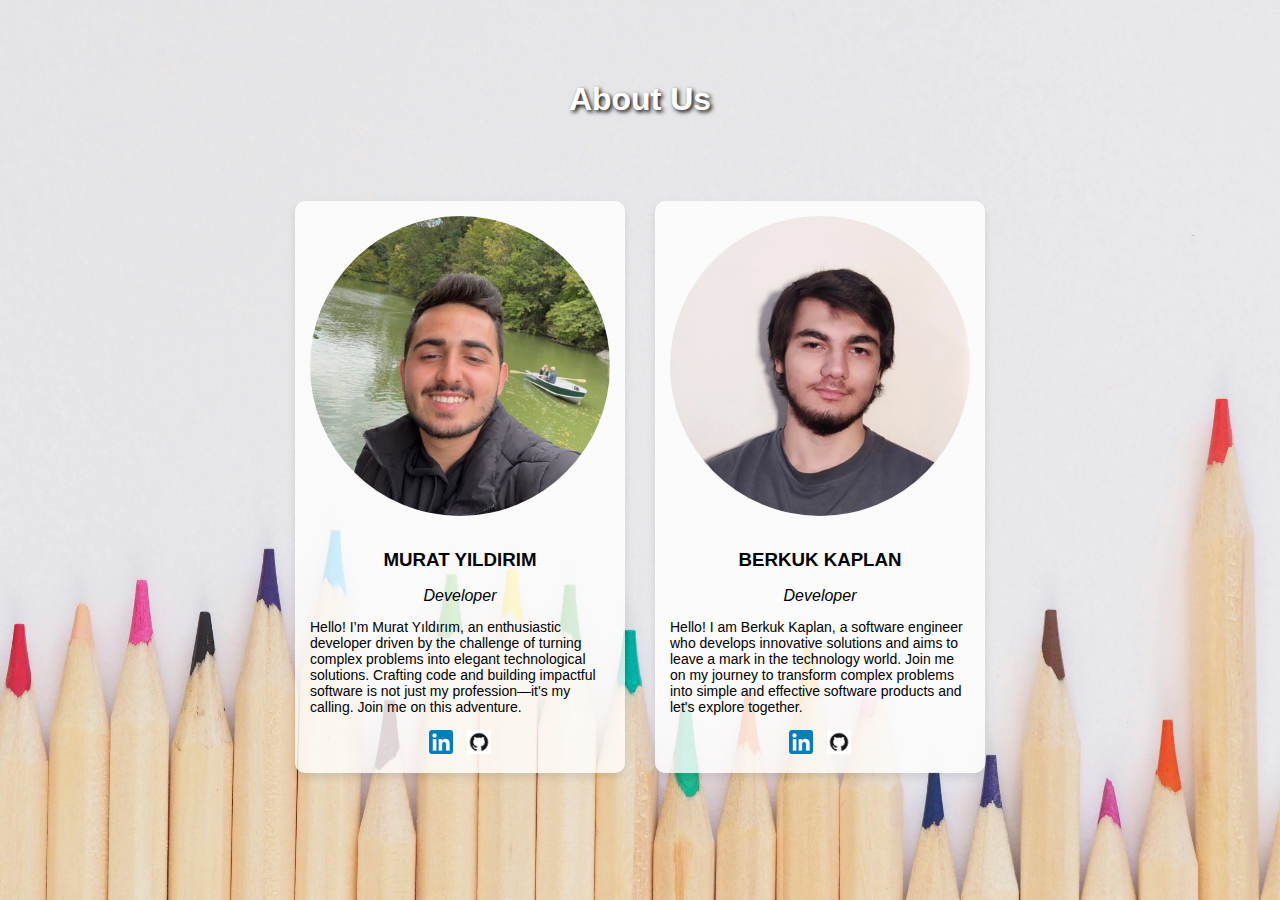
<file: aboutus.html>
<!DOCTYPE html>
<html lang="en">
  <head>
    <meta charset="UTF-8" />
    <meta name="viewport" content="width=device-width, initial-scale=1.0" />
    <title>About Us</title>
    <link rel="stylesheet" href="css/styles.css" />
  </head>
  <body>

    <header id="header">
      <h1>About Us</h1>
    </header>
    <!-- ...diğer HTML içerikleri... -->

    <!-- Ekip üyeleri bölümü -->
    <div class="team-container">
      
      <div class="team-member">
        <img
          src="images/profiles/murat.jpeg"
          alt="Murat Yıldırım"
          class="team-photo"
        />
        <h3>MURAT YILDIRIM</h3>
        <p class="title">Developer</p>
        <p class="description">
          Hello! I’m Murat Yıldırım, an enthusiastic developer driven by the
          challenge of turning complex problems into elegant technological
          solutions. Crafting code and building impactful software is not just
          my profession—it's my calling. Join me on this adventure.
        </p>

        <div class="social-links">
          <a href="https://www.linkedin.com/in/muratyildirim1/" target="_blank">
            <img src="images/logos/linkedinlogo.png" alt="LinkedIn" />
          </a>
          <a href="https://github.com/muratyildirimm" target="_blank">
            <img src="images/logos/github-logo.png" alt="Github" />
          </a>
        </div>

      </div>

      <div class="team-member">
        <img
          src="images/profiles/berkuk.jpg"
          alt="Berkuk Kaplan"
          class="team-photo"
        />

        <h3>BERKUK KAPLAN</h3>
        <p class="title">Developer</p>
        <p class="description">
          Hello! I am Berkuk Kaplan, a software engineer who develops innovative
          solutions and aims to leave a mark in the technology world. Join me on
          my journey to transform complex problems into simple and effective
          software products and let's explore together.
        </p>

        <div class="social-links">
          <a href="https://www.linkedin.com/in/kbberkukkaplan/" target="_blank">
            <img src="images/logos/linkedinlogo.png" alt="LinkedIn" />
          </a>
          <a href="https://github.com/Auskren" target="_blank">
            <img src="images/logos/github-logo.png" alt="GitHub" />
          </a>
        </div>

      </div>
    </div>

    <footer>
      <!-- Footer içeriği -->
    </footer>
  </body>
</html>
</file>
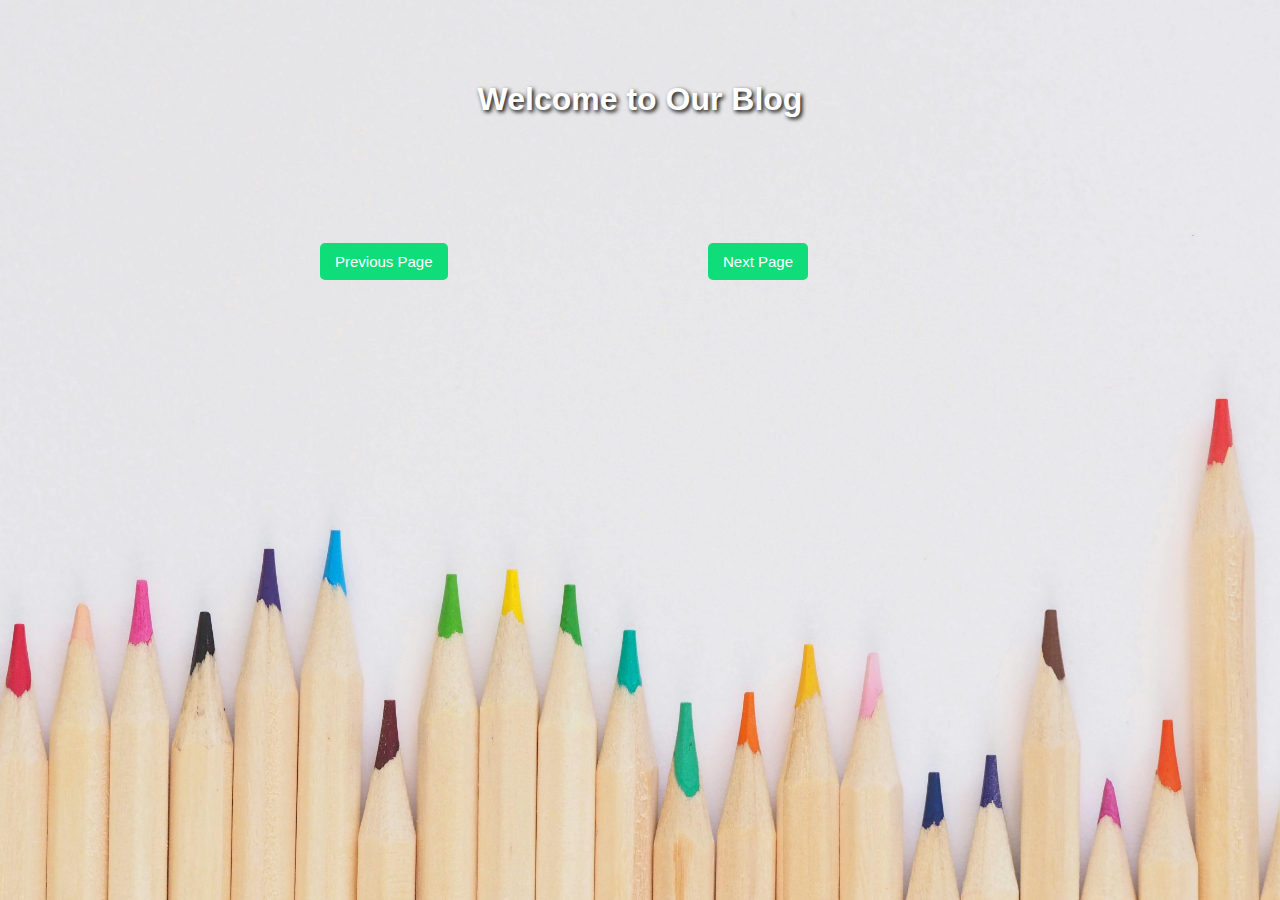
<file: blog.html>
<!DOCTYPE html>
<html lang="en">

<head>
  <meta charset="UTF-8" />
  <meta name="viewport" content="width=device-width, initial-scale=1.0" />
  <title>Blog - Modern Design</title>
  <link rel="stylesheet" href="css/styles.css" />
  <!-- jQuery UI CSS -->
  <link rel="stylesheet" 
  href="lib/jquery-ui-1.13.3-2.custom/jquery-ui.min.css" />
</head>

<body>

  <header id="header">
    <h1>Welcome to Our Blog</h1>
  </header>

  <!-- Blog postları için ana container -->
  <div class="post-list">
  </div>
  <button id="load-more" style="position: relative;left: 25%;bottom: 3%;" onclick="page=pageDown(page,'blogs')">Previous Page</button>
  <button id="load-more" style="position: relative;left: 45%;bottom: 3%;" onclick="page=pageUp(page,'blogs')">Next Page</button>

  <!-- jQuery -->
  <script src="https://code.jquery.com/jquery-3.6.0.min.js"></script>
  <!-- Custom JavaScript -->
  <script src="js/custom.js"></script>
  <script>fetchBlogs(1,'blogs')</script>
  <footer>
    <!-- Footer içeriği -->
  </footer>
</body>

</html>
</file>
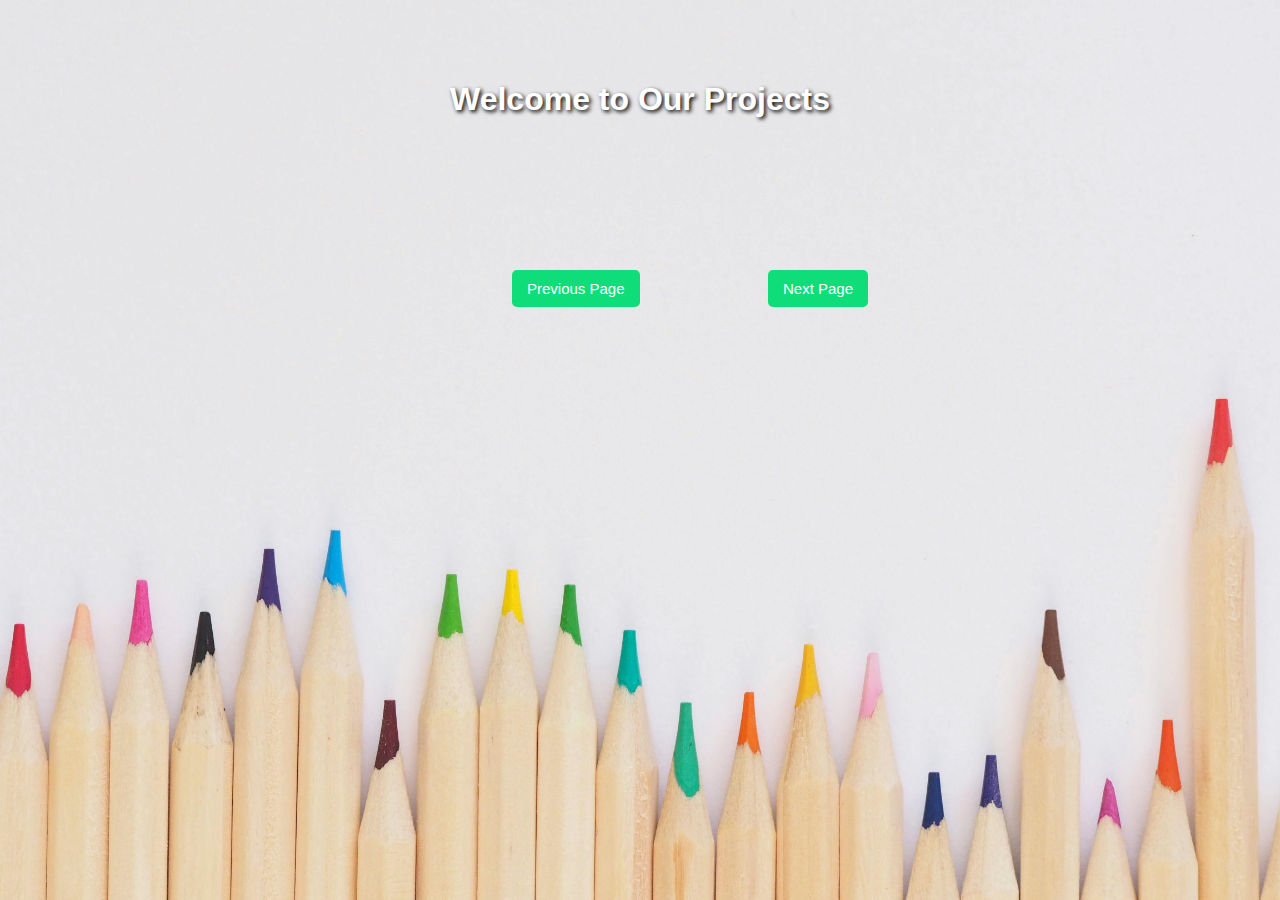
<file: projects.html>
<!DOCTYPE html>
<html lang="en">

<head>
  <meta charset="UTF-8" />
  <meta name="viewport" content="width=device-width, initial-scale=1.0" />
  <title>Blog - Modern Design</title>
  <link rel="stylesheet" href="css/styles.css" />
  <!-- jQuery UI CSS -->
  <link rel="stylesheet" 
  href="lib/jquery-ui-1.13.3-2.custom/jquery-ui.min.css" />
</head>

<body>
  <header id="header">
    <h1>Welcome to Our Projects</h1>
  </header>
  <!-- Blog sayfasına özel içerikler burada yer alacak -->
  <div class="post-list">
    
  </div>
  <button id="load-more" style="position: absolute;left: 40%;" onclick="page=pageDown(page,'projects')">Previous Page</button>
  <button id="load-more" style="position: absolute;left: 60%;" onclick="page=pageUp(page,'projects')">Next Page</button>


  <!-- jQuery -->
  <script src="https://code.jquery.com/jquery-3.6.0.min.js"></script>
  <!-- Custom JavaScript -->
  <script src="js/custom.js"></script>
  <script>fetchBlogs(1,'projects')</script>
  
  </script>
  <footer>
    <!-- Footer içeriği -->
  </footer>
</body>

</html>
</file>
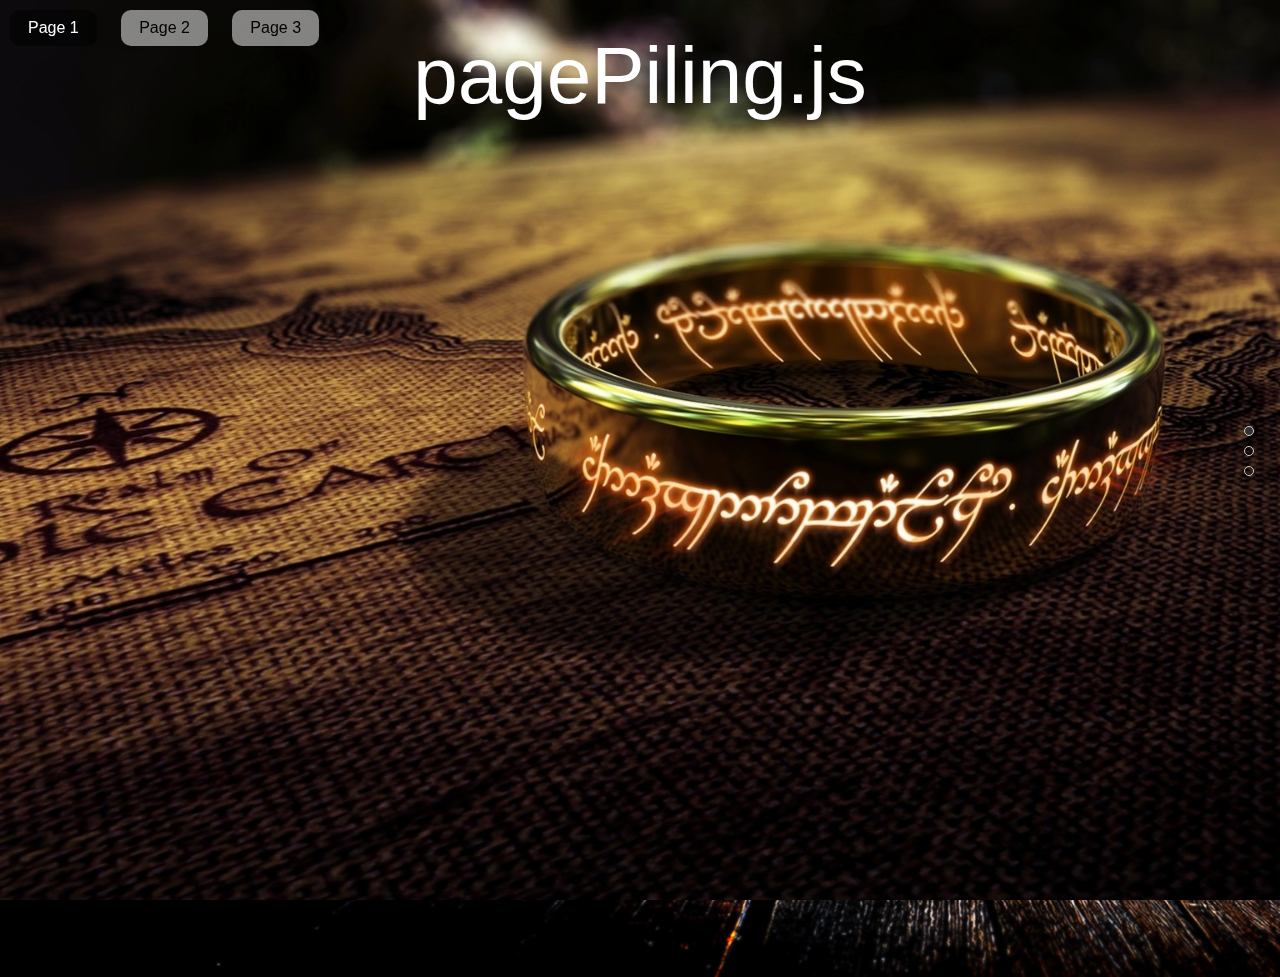
<file: lib/pagePiling/examples/backgrounds.html>
<!DOCTYPE html>
<html xmlns="http://www.w3.org/1999/xhtml">

<head>
	<meta http-equiv="Content-Type" content="text/html; charset=utf-8" />
	<title>pagePiling.js plugin - Backgrounds</title>
	<meta name="author" content="Alvaro Trigo Lopez" />
	<meta name="description" content="pagePiling.js plugin by Alvaro Trigo." />
	<meta name="keywords"  content="pile,piling,piling.js,stack,pages,scrolling,stacking,touch,fullpile,scroll,plugin,jquery" />
	<meta name="Resource-type" content="Document" />

	<link rel="stylesheet" type="text/css" href="../jquery.pagepiling.css" />
	<link rel="stylesheet" type="text/css" href="examples.css" />

	<script src="http://ajax.googleapis.com/ajax/libs/jquery/1.8.3/jquery.min.js"></script>

	<script type="text/javascript" src="../jquery.pagepiling.min.js"></script>
	<script type="text/javascript">
		var deleteLog = false;

		$(document).ready(function() {
	    	$('#pagepiling').pagepiling({
	    		menu: '#menu',
	    		anchors: ['page1', 'page2', 'page3'],
	    		navigation: {
		            'textColor': '#f2f2f2',
		            'bulletsColor': '#ccc',
		            'position': 'right',
		            'tooltips': ['Page 1', 'Page 2', 'Page 3', 'Page 4']
		        }
			});
	    });
    </script>

    <style>
    /* Style for our header texts
	* --------------------------------------- */
	h1{
		font-size: 5em;
		font-family: arial,helvetica;
		color: #fff;
		margin:0;
		padding:0;
	}

	/* Centered texts in each section
	* --------------------------------------- */
	.section{
		text-align:center;
	}


	/* Backgrounds will cover all the section
	* --------------------------------------- */
	#section1,
	#section2,
	#section3{
		background-size: cover;
	}

	/* Defining each section background and styles
	* --------------------------------------- */
	#section1{
		background-image: url(imgs/bg1.jpg);
	}
	#section2{
		background-image: url(imgs/bg2.jpg);
		padding: 6% 0 0 0;
	}
	#section3{
		background-image: url(imgs/bg3.jpg);
		padding: 6% 0 0 0;
	}
	#section3 h1{
		color: #000;
	}



	#section1 h1{
		position: absolute;
		left: 0;
		right: 0;
		margin: 0 auto;
		top: 30px;
		color: #fff;
	}

	#section2 .intro{
		position: absolute;
		left: 0;
		right: 0;
		margin: 0 auto;
		top: 30px;
	}
	#section2 h1,
	#section2 p{
		text-shadow: 1px 5px 20px #000;
	}

	#section3 h1,
	#section3 p{
		text-shadow: 1px 5px 20px #000;
		color: #fff;
	}

	#infoMenu li a{
			color: #fff;
	}
    </style>

</head>
<body>

	<ul id="menu">
		<li data-menuanchor="page1" class="active"><a href="#page1">Page 1</a></li>
		<li data-menuanchor="page2"><a href="#page2">Page 2</a></li>
		<li data-menuanchor="page3"><a href="#page3">Page 3</a></li>
	</ul>

	<div id="pagepiling">
	    <div class="section" id="section1">
	    	<h1>pagePiling.js</h1>
	    </div>
	    <div class="section" id="section2">
	    	<div class="intro">
	    		<h1>Backgrounds </h1>
	    		<p>Show it in full screen!</p>
	    	</div>
	    </div>
	    <div class="section" id="section3">
	    	<div class="intro">
	    		<h1>Just terrific!</h1>
	    		<p>Use the power of images</p>
	    	</div>
	    </div>
	</div>

</body>
</html>
</file>
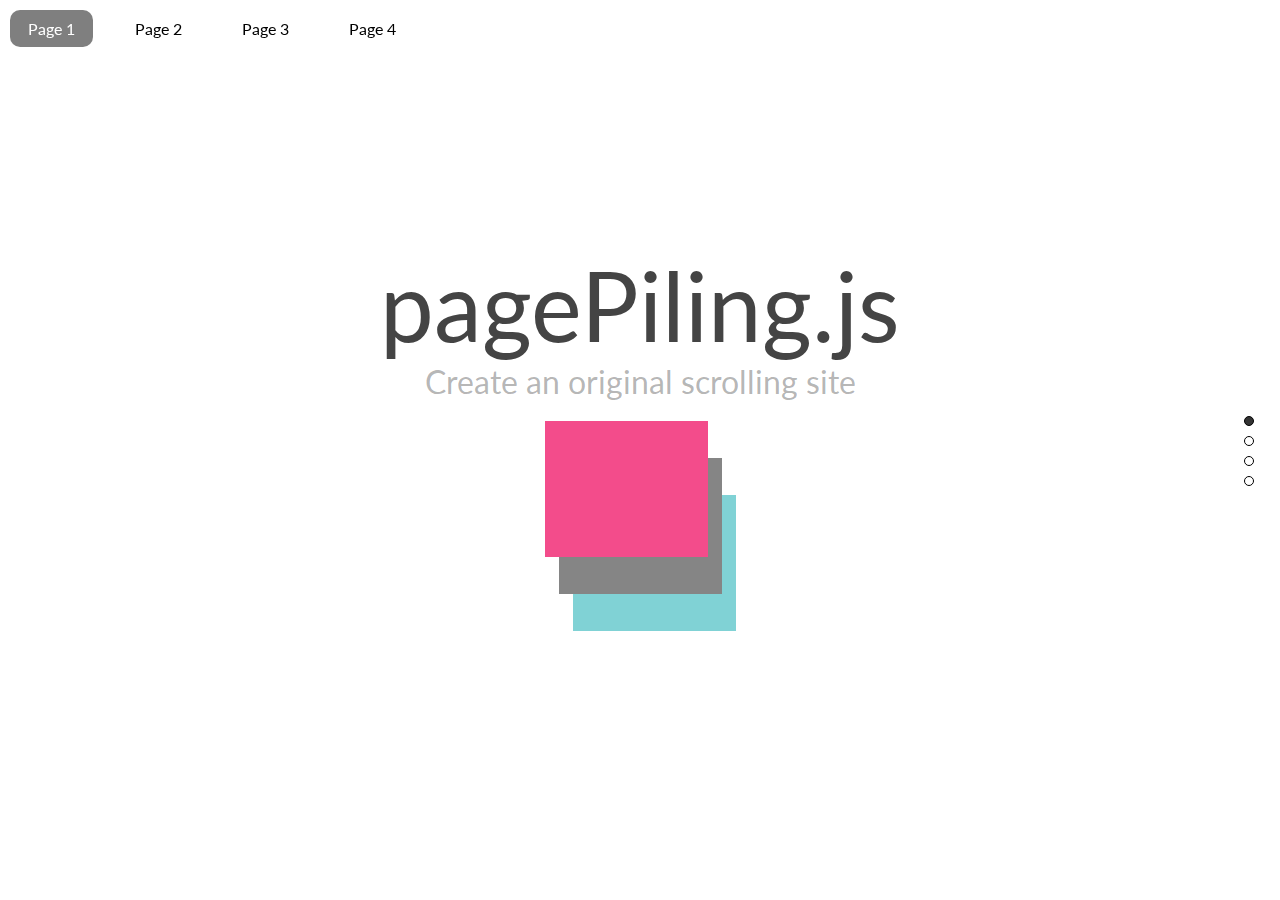
<file: lib/pagePiling/examples/demoPage.html>
<!DOCTYPE html>
<html xmlns="http://www.w3.org/1999/xhtml">

<head>
	<meta http-equiv="Content-Type" content="text/html; charset=utf-8" />
	<title>pagePiling.js plugin</title>
	<meta name="author" content="Alvaro Trigo Lopez" />
	<meta name="description" content="pagePiling.js plugin by Alvaro Trigo." />
	<meta name="keywords"  content="pile,piling,piling.js,stack,pages,scrolling,stacking,touch,fullpile,scroll,plugin,jquery" />
	<meta name="Resource-type" content="Document" />

	<link rel="stylesheet" type="text/css" href="http://fonts.googleapis.com/css?family=Lato:300,400,700" />
	<link rel="stylesheet" type="text/css" href="../jquery.pagepiling.css" />
	<link rel="stylesheet" type="text/css" href="examples.css" />

	<script src="http://ajax.googleapis.com/ajax/libs/jquery/1.8.3/jquery.min.js"></script>

	<script type="text/javascript" src="../jquery.pagepiling.min.js"></script>
	<script type="text/javascript">
		$(document).ready(function() {

			/*
			* Plugin intialization
			*/
	    	$('#pagepiling').pagepiling({
	    		menu: '#menu',
	    		anchors: ['page1', 'page2', 'page3', 'page4'],
			    sectionsColor: ['white', '#ee005a', '#2C3E50', '#39C'],
			    navigation: {
			    	'position': 'right',
			   		'tooltips': ['Page 1', 'Page 2', 'Page 3', 'Page 4']
			   	},
			    afterRender: function(){
			    	$('#pp-nav').addClass('custom');
			    },
			    afterLoad: function(anchorLink, index){
			    	if(index>1){
			    		$('#pp-nav').removeClass('custom');
			    	}else{
			    		$('#pp-nav').addClass('custom');
			    	}
			    }
			});


			/*
		    * Internal use of the demo website
		    */
		    $('#showExamples').click(function(e){
				e.stopPropagation();
				e.preventDefault();
				$('#examplesList').toggle();
			});

			$('html').click(function(){
				$('#examplesList').hide();
			});
	    });
    </script>


    <style>
    /* Section 1
	 * --------------------------------------- */
	#section1 h1{
		color: #444;
	}
	#section1 p{
		color: #333;
		color: rgba(0,0,0,0.3);
	}
	#section1 img{
		margin: 20px 0;
		opacity: 0.7;
	}

	/* Section 2
	 * --------------------------------------- */
	#section2 h1,
	#section2 p{
		z-index: 3;
	}
	#section2 p{
		opacity: 0.8;
	}

	#section2 #colors{
		right: 60px;
		bottom: 0;
		position: absolute;
		height: 413px;
		width: 258px;
		background-image: url(imgs/colors.gif);
		background-repeat: no-repeat;
	}

	/* Section 3
	 * --------------------------------------- */
	#section3 #colors{
		left: 60px;
		bottom: 0;
	}
	#section3 p{
		color: #757575;
	}

	#colors2,
	#colors3{
		position: absolute;
		height: 163px;
		width: 362px;
		z-index: 1;
		background-repeat: no-repeat;
		left: 0;
		margin: 0 auto;
		right: 0;
	}
	#colors2{
		background-image: url(imgs/colors2.gif);
		top:0;
	}
	#colors3{
		background-image: url(imgs/colors3.gif);
		bottom:0;
	}

	/* Section 4
	 * --------------------------------------- */
	#section4 p{
		opacity: 0.6;
	}

	/* Overwriting fullPage.js tooltip color
	* --------------------------------------- */
	#pp-nav.custom .pp-tooltip{
		color: #AAA;
	}
	#markup{
		display: block;
		width: 450px;
		margin: 20px auto;
		text-align: left;
	}

</style>

</head>
<body>
	<ul id="menu">
		<li data-menuanchor="page1" class="active"><a href="#page1">Page 1</a></li>
		<li data-menuanchor="page2"><a href="#page2">Page 2</a></li>
		<li data-menuanchor="page3"><a href="#page3">Page 3</a></li>
		<li data-menuanchor="page4"><a href="#page4">Page 4</a></li>
	</ul>


	<div id="pagepiling">
	    <div class="section" id="section1">
	    	<h1>pagePiling.js</h1>
			<p>Create an original scrolling site</p>
			<img src="imgs/pagePiling-plugin.gif" alt="pagePiling" />
			<br />

	    </div>
	    <div class="section" id="section2">
	    	<div class="intro">
	    		<div id="colors"></div>
	    		<h1>jQuery plugin</h1>
	    		<p>Pile your sections one over another and access them scrolling or by URL!</p>
	    		<div id="markup">
	    			<script src="https://gist.github.com/alvarotrigo/4a87a4b8757d87df8a72.js"></script>
	    		</div>
	    	</div>
	    </div>
	    <div class="section" id="section3">
	    	<div class="intro">
	    		<h1>Configurable</h1>
	    		<p>Plenty of options, methods and callbacks to use.</p>
	    		<div id="colors2"></div>
	    		<div id="colors3"></div>
	    	</div>
	    </div>
	    <div class="section" id="section4">
	    	<div class="intro">
	    		<h1>Compatible</h1>
	    		<p>Designed to work on tablet and mobile devices.</p>
	    		<p>Oh! And its compatible with old browsers such as IE 8 or Opera 12!</p>
	    	</div>
	    </div>
	</div>

</body>
</html>
</file>
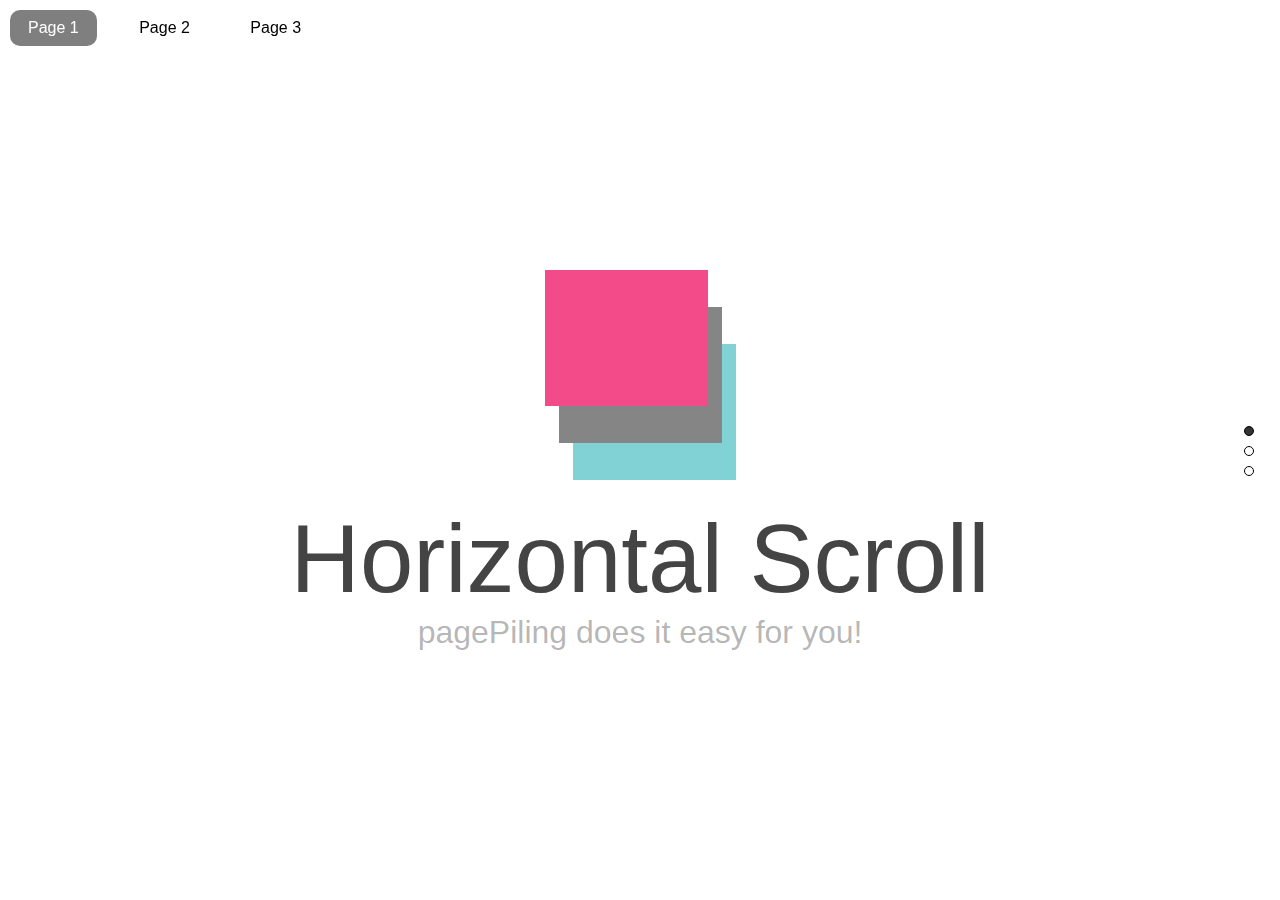
<file: lib/pagePiling/examples/horizontalScroll.html>
<!DOCTYPE html>
<html xmlns="http://www.w3.org/1999/xhtml">

<head>
	<meta http-equiv="Content-Type" content="text/html; charset=utf-8" />
	<title>pagePiling.js plugin - Horizontal scroll</title>
	<meta name="author" content="Alvaro Trigo Lopez" />
	<meta name="description" content="pagePiling.js plugin by Alvaro Trigo." />
	<meta name="keywords"  content="pile,piling,piling.js,stack,pages,scrolling,stacking,touch,fullpile,scroll,plugin,jquery" />
	<meta name="Resource-type" content="Document" />

	<link rel="stylesheet" type="text/css" href="../jquery.pagepiling.css" />
	<link rel="stylesheet" type="text/css" href="examples.css" />

	<script src="http://ajax.googleapis.com/ajax/libs/jquery/1.8.3/jquery.min.js"></script>

	<script type="text/javascript" src="../jquery.pagepiling.min.js"></script>
	<script type="text/javascript">
		$(document).ready(function() {
			/*
			* Plugin intialization
			*/
	    	$('#pagepiling').pagepiling({
	          	direction: 'horizontal',
	    		menu: '#menu',
	    		anchors: ['page1', 'page2', 'page3', 'page4'],
			    sectionsColor: ['white', '#ee005a', '#2C3E50', '#39C'],
			    navigation: {
			    	'position': 'right',
			   		'tooltips': ['Page 1', 'Page 2', 'Page 3', 'Pgae 4']
			   	},
			    afterRender: function(){
			    	$('#pp-nav').addClass('custom');
			    },
			    afterLoad: function(anchorLink, index){
			    	if(index>1){
			    		$('#pp-nav').removeClass('custom');
			    	}else{
			    		$('#pp-nav').addClass('custom');
			    	}
			    }
			});
	    });
    </script>


    <style>
	#section1 img{
		margin: 20px 0;
		opacity: 0.7;
	}
	/* colors
	 * --------------------------------------- */
	#colors2,
	#colors3{
		position: absolute;
		height: 163px;
		width: 362px;
		z-index: 1;
		background-repeat: no-repeat;
		left: 0;
		margin: 0 auto;
		right: 0;
	}
	#colors2{
		background-image: url(imgs/colors2.gif);
		top:0;
	}
	#colors3{
		background-image: url(imgs/colors3.gif);
		bottom:0;
	}


	/* Overwriting fullPage.js tooltip color
	* --------------------------------------- */
	#pp-nav.custom .pp-tooltip{
		color: #AAA;
	}

</style>

</head>
<body>
	<ul id="menu">
		<li data-menuanchor="page1" class="active"><a href="#page1">Page 1</a></li>
		<li data-menuanchor="page2"><a href="#page2">Page 2</a></li>
		<li data-menuanchor="page3"><a href="#page3">Page 3</a></li>
	</ul>


	<div id="pagepiling">
	    <div class="section" id="section1">
	    	<img src="imgs/pagePiling-plugin.gif" alt="pagePiling" />
			<br />

	    	<h1>Horizontal Scroll</h1>
			<p>pagePiling does it easy for you!</p>

	    </div>
	    <div class="section">
	    	<div class="intro">
	    		<h1>Simple to use</h1>
	    		<p>Just use the option direction: 'horizontal' to have it working!</p>
	    	</div>
	    </div>
	    <div class="section" id="section3">
	    	<div class="intro">
	    		<h1>Isn't it great?</h1>
	    		<p>Just as you expected!</p>
	    		<div id="colors2"></div>
	    		<div id="colors3"></div>
	    	</div>
	    </div>
	</div>

</body>
</html>
</file>
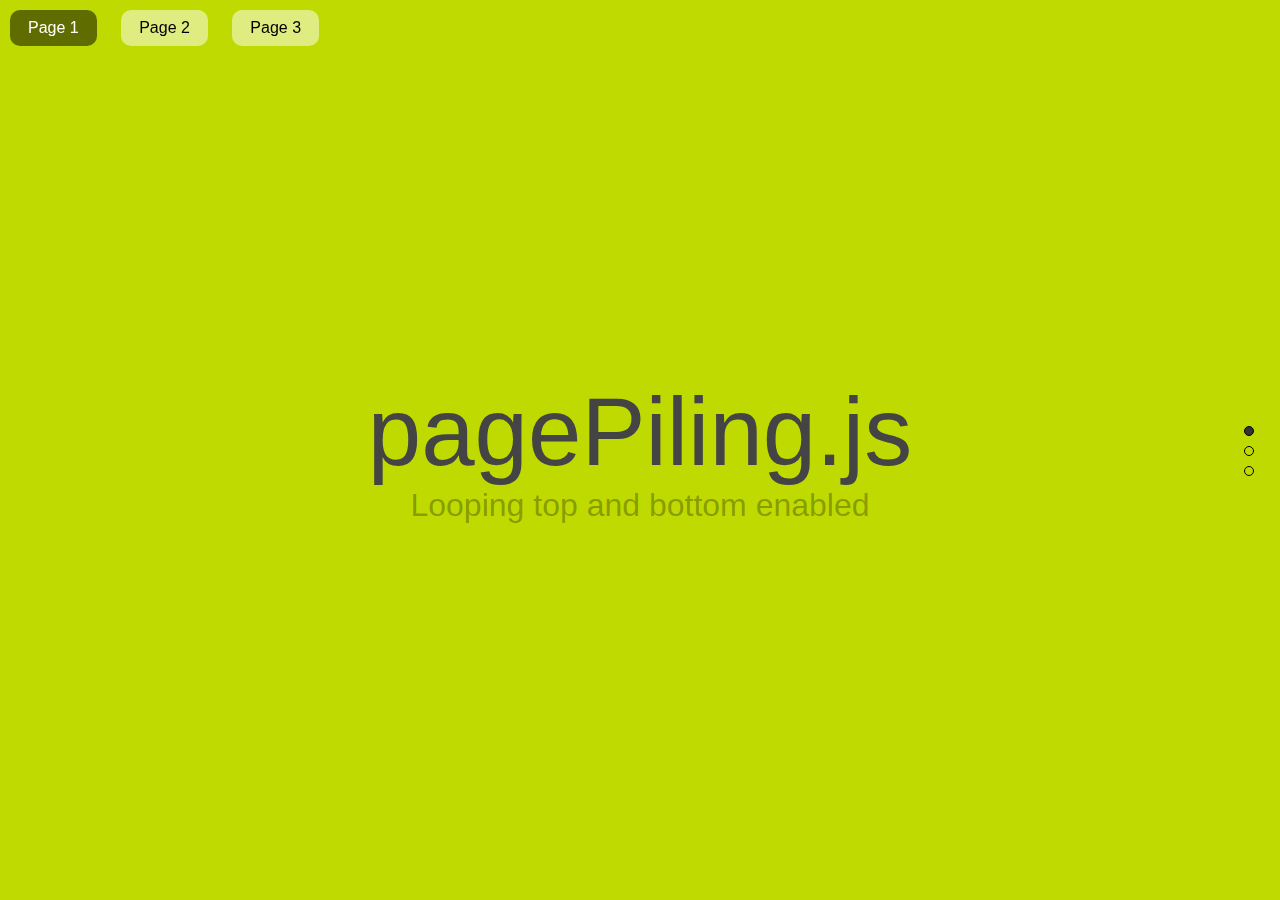
<file: lib/pagePiling/examples/looping.html>
<!DOCTYPE html>
<html xmlns="http://www.w3.org/1999/xhtml">

<head>
	<meta http-equiv="Content-Type" content="text/html; charset=utf-8" />
	<title>pagePiling.js plugin - Looping</title>
	<meta name="author" content="Alvaro Trigo Lopez" />
	<meta name="description" content="pagePiling.js plugin by Alvaro Trigo." />
	<meta name="keywords"  content="pile,piling,piling.js,stack,pages,scrolling,stacking,touch,fullpile,scroll,plugin,jquery" />
	<meta name="Resource-type" content="Document" />

	<link rel="stylesheet" type="text/css" href="../jquery.pagepiling.css" />
	<link rel="stylesheet" type="text/css" href="examples.css" />

	<script src="http://ajax.googleapis.com/ajax/libs/jquery/1.8.3/jquery.min.js"></script>

	<script type="text/javascript" src="../jquery.pagepiling.min.js"></script>
	<script type="text/javascript">
		var deleteLog = false;

		$(document).ready(function() {
	    	$('#pagepiling').pagepiling({
	    		menu: '#menu',
	    		anchors: ['page1', 'page2', 'page3'],
			    sectionsColor: ['#bfda00', '#2ebe21', '#2C3E50', '#51bec4'],
			    loopTop: true,
			    loopBottom: true
			});
	    });
    </script>
</head>
<body>

	<ul id="menu">
		<li data-menuanchor="page1" class="active"><a href="#page1">Page 1</a></li>
		<li data-menuanchor="page2"><a href="#page2">Page 2</a></li>
		<li data-menuanchor="page3"><a href="#page3">Page 3</a></li>
	</ul>

	<div id="pagepiling">
	    <div class="section" id="section1">
	    	<h1>pagePiling.js</h1>
			<p>Looping top and bottom enabled</p>
	    </div>
	    <div class="section" id="section2">
	    	<div class="intro">
	    		<h1>Looping!</h1>
				<p>Go to the first section and scroll up or to the last one and scroll down to see how it works.</p>
	    	</div>
	    </div>
	    <div class="section" id="section4">
	    	<div class="intro">
	    		<h1>Scroll Down</h1>
				<p>And it will loop to the first section</p>
	    	</div>
	    </div>
	</div>

</body>
</html>
</file>
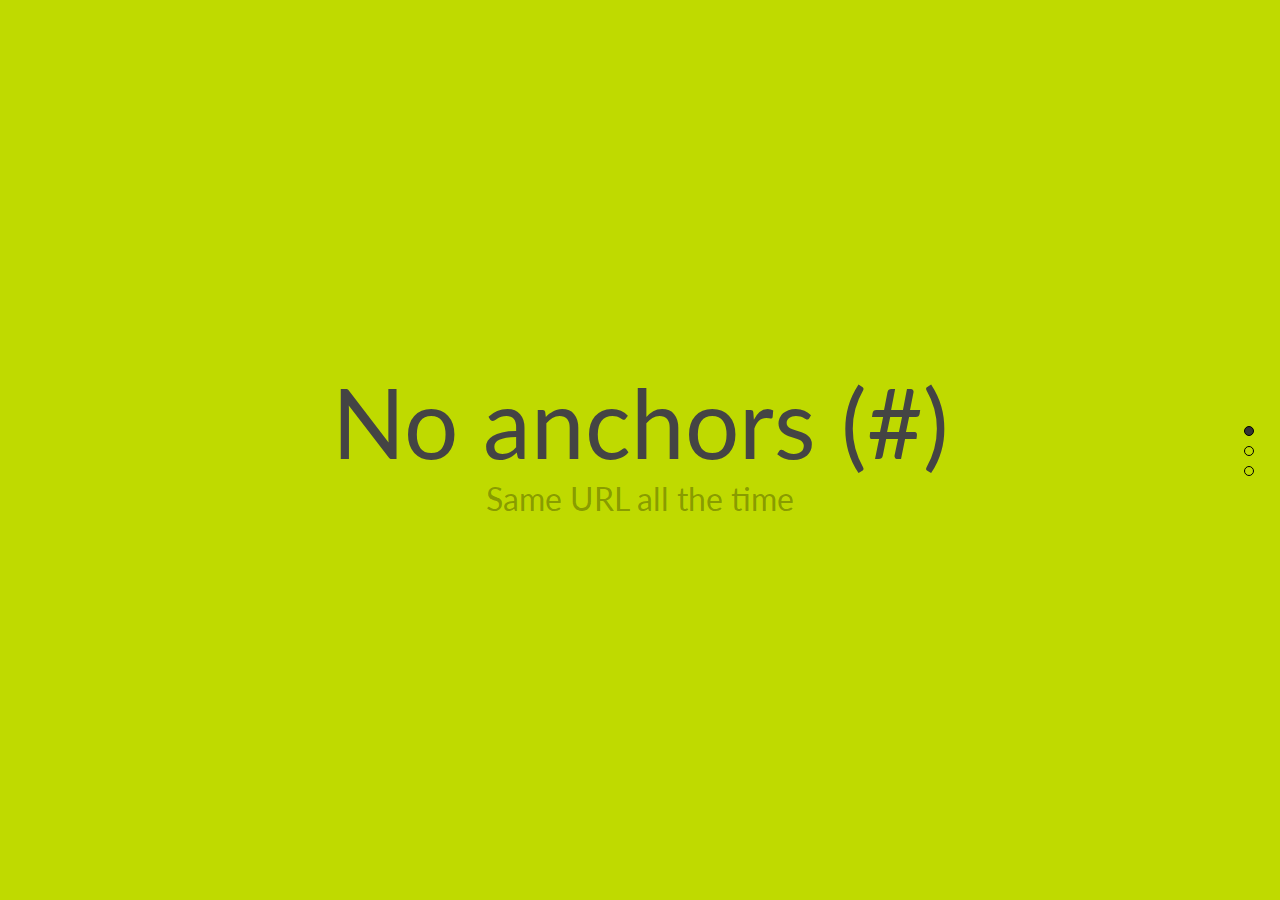
<file: lib/pagePiling/examples/noAnchors.html>
<!DOCTYPE html>
<html xmlns="http://www.w3.org/1999/xhtml">

<head>
	<meta http-equiv="Content-Type" content="text/html; charset=utf-8" />
	<title>pagePiling.js plugin - No anchor</title>
	<meta name="author" content="Alvaro Trigo Lopez" />
	<meta name="description" content="pagePiling.js plugin by Alvaro Trigo." />
	<meta name="keywords"  content="pile,piling,piling.js,stack,pages,scrolling,stacking,touch,fullpile,scroll,plugin,jquery" />
	<meta name="Resource-type" content="Document" />

	<link rel="stylesheet" type="text/css" href="http://fonts.googleapis.com/css?family=Lato:300,400,700" />
	<link rel="stylesheet" type="text/css" href="../jquery.pagepiling.css" />
	<link rel="stylesheet" type="text/css" href="examples.css" />

	<script src="http://ajax.googleapis.com/ajax/libs/jquery/1.8.3/jquery.min.js"></script>

	<script type="text/javascript" src="../jquery.pagepiling.min.js"></script>
	<script type="text/javascript">
		$(document).ready(function() {
	    	$('#pagepiling').pagepiling({
			    sectionsColor: ['#bfda00', '#2ebe21', '#2C3E50', '#51bec4'],
			    navigation: {
			    	'position': 'right',
			   		'tooltips': ['Page 1', 'Page 2', 'Page 3', 'Page 4']
			   	}
			});
	    });
    </script>
</head>
<body>
	<div id="pagepiling">
	    <div class="section" id="section1">
	    	<h1>No anchors (#)</h1>
			<p>Same URL all the time</p>
			<br />
	    </div>
	    <div class="section" id="section2">
	    	<div class="intro">
	    		<h1>Simple</h1>
				<p>Sections won't contain anchor links. It's more simple to configure but a bit more restrictive.</p>
	    	</div>
	    </div>
	    <div class="section" id="section4">
	    	<div class="intro">
	    		<h1>URL without /#</h1>
				<p>But back button won't work!</p>
	    	</div>
	    </div>
	</div>

</body>
</html>
</file>
<file: css/styles.css>
body,
html {
  margin: 0;
  padding: 0;
  font-family: "Arial", sans-serif;
  background: url("../images/backgrounds/background.jpg") no-repeat center center
    fixed;
  background-size: cover;
  height: 100vh; /* Tarayıcı penceresinin tam yüksekliğini kaplasın */
}

#navbar {
  background: none; /* Arka planı kaldır */
  color: white;
  padding: 10px 0;
  position: fixed; /* Sabit pozisyon */
  left: 0; /* Sol kenara yapışık */
  top: 0; /* Üst kenardan itibaren */
  bottom: 0; /* Alt kenara kadar uzanır */
  z-index: 124324532;
  width: 20%;
  overflow: auto; /* İçerik çok fazlaysa kaydırmaya izin ver */
  display: flex;
  flex-direction: column; /* İçerikleri dikey olarak hizala */
  justify-content: center; /* İçerikleri dikey olarak ortala */
}


#navbar li {
  list-style: none;
  padding: 0;
  display:inline-block;
  margin: 10px;
  display: flex;
  flex-direction: column; /* Liste öğelerini dikey olarak hizala */
}

#navbar li a {
  display: block;
  color: white; /* Daha canlı bir yazı rengi */
  text-decoration: none;
  padding: 10px 20px;
  text-shadow: 1px 1px 2px black; /* Yazıların okunabilirliğini artır */
  font-size: 20px; /* Yazı boyutunu büyüt */
}

#navbar li a:hover {
  background: rgba(
    197,
    228,
    242,
    0.9
  ); /* Hover durumunda arka planı hafif saydam yap */
  border-radius: 5px; /* Kenarları yuvarlaklaştır */
}

/* ... Diğer stil tanımları ... */

#header {
  padding: 60px;
  color: white;
  text-align: center;
  position: relative;
  z-index: 1;
  text-shadow: 2px 2px 4px #000; /* Text shadow for better readability */

  margin-bottom: 1px;
}

#header h1 {
  font-size: 2em;
}

#header p {
  text-shadow: 1px 1px 3px #000; /* Text shadow for better readability */
}

.buttons button {
  background: red;
  color: white;
  border: none;
  padding: 10px 20px;
  margin: 10px;
  cursor: pointer;
  box-shadow: 2px 2px 4px #000; /* Box shadow for better visibility */
}

/* Responsive adjustments, etc. */

.contact-form-container {
  max-width: 600px;
  margin: auto;
  padding: 20px;
  background: none; /* Hafif saydam beyaz arka plan */
  box-shadow: 0 4px 8px rgba(0, 0, 0, 0.1);
  border-radius: 8px;
  backdrop-filter: blur(10px); /* Arkadaki görüntüyü hafif bulanıklaştır */
}

#contact-form {
  display: flex;
  flex-direction: column;
}

.form-group {
  margin-bottom: 20px;
}

.form-group label {
  display: block;
  margin-bottom: 5px;
  color: #333;
}

.form-group input,
.form-group textarea {
  width: 100%;
  padding: 10px;
  border: 1px solid #bdd3d5;
  border-radius: 5px;
  box-sizing: border-box; /* Padding ve border dahil olmak üzere toplam genişlik */
  background: rgba(251, 251, 251, 0.9); /* İç alanlar hafif saydam */
}

button {
  padding: 10px 15px;
  background-color: #0fdd79;

  color: white;
  border: none;
  font-size: 15px;
  border-radius: 5px;
  cursor: pointer;
  transition: background-color 0.3s ease;
  margin-top: 10px; /* Mesaj alanından sonra biraz boşluk bırak */
}

/* Responsive adjustments */
@media (max-width: 768px) {
  .contact-form-container {
    width: 90%;
    margin: 20px auto;
  }
}

.team-container {
  display: flex;
  justify-content: center;
  align-items: flex-start;
  gap: 30px;
  padding: 20px;
  margin-top: -20px; /* Üst boşluğu azaltarak container'ları yukarı çeker */
  /* Diğer stiller sabit kalabilir */
}

.team-member {
  background: rgba(
    255,
    255,
    255,
    0.8
  ); /* Şeffaflık ekleyerek arka plana hafif bir görünürlük sağlar */
  border-radius: 10px;
  width: 300px; /* ya da ihtiyaca göre ayarlayın */
  padding: 15px;
  box-shadow: 0 4px 8px rgba(0, 0, 0, 0.1); /* Hafif bir gölge efekti */
  transition: transform 0.3s ease;
}

.team-member:hover {
  transform: translateY(
    -10px
  ); /* Fare ile üzerine gelindiğinde hafif bir kaldırma efekti */
}

.team-photo {
  width: 100%; /* Resmi container genişliğine sığdır */
  border-radius: 50%; /* Daire şeklinde bir fotoğraf */
  margin-bottom: 10px;
}

h3 {
  text-align: center; /* Başlık metnini ortala */
  margin-bottom: 5px;
}

.title {
  text-align: center; /* Ünvan metnini ortala */
  font-style: italic;
  margin-bottom: 10px;
}

.description {
  font-size: 14px; /* Açıklama metninin boyutunu ayarla */
  margin-bottom: 15px;
}

/* Burada sosyal medya ikonları için ek CSS tanımları olacak */

/* ...önceki CSS kodları... */

.social-links {
  text-align: center;
  margin-top: 15px;
}

.social-links a {
  display: inline-block;
  margin: 0 5px;
}

.social-links img {
  width: 24px; /* ya da ihtiyacınıza göre ayarlayın */
  height: auto;
}

/* ...devamı... */

/* ...diğer CSS kodları... */

.post-list {
  margin: 30px auto;
  display: flex;
  flex-wrap: wrap;
  width: 60%;
}

.post {
  background: #fff;
  margin-bottom: 30px;
  box-shadow: 0 2px 5px rgba(0, 0, 0, 0.1);
  border-radius: 5px;
  overflow: hidden;
}

.post-image {
  width: 100%;
  height: 480px;
  display: block;
}

.post-content {
  padding: 15px;
}

.post-title {
  font-size: 24px;
  margin-bottom: 10px;
}

.post-date {
  font-size: 14px;
  color: #666;
  margin-bottom: 20px;
}

.post-excerpt {
  font-size: 16px;
  line-height: 1.6;
}

.homepage-content{
  text-align: center;
  text-shadow: 2px 2px 4px #000;
  color: #fff;
  padding: 0% 20%;
  font-size: 17px;
}

/* Dog picture
 * --------------------------------------- */

 #dog-picture {
  position: fixed;
  top: 10px;
  right: 10px;
  border: 2px solid #ccc;
  padding: 10px;
  background-color: white;
  box-shadow: 0 0 10px rgba(0,0,0,0.1);
}
#dog-picture img {
  max-width: 200px;
  max-height: 200px;
  width: auto;
  height: auto;
}



/* Menu
 * --------------------------------------- */
 #menu li {
	display:inline-block;
	margin: 10px;
	color: #000;
	background:#fff;
	background: rgba(255,255,255, 0.5);
	-webkit-border-radius: 10px;
            border-radius: 10px;
}
#menu li.active{
	background:#666;
	background: rgba(0,0,0, 0.5);
	color: #fff;
}
#menu li a{
	text-decoration:none;
	color: #000;
}
#menu li.active a:hover{
	color: #000;
}
#menu li:hover{
	background: rgba(255,255,255, 0.8);
}
#menu li a,
#menu li.active a{
	padding: 9px 18px;
	display:block;
}
#menu li.active a{
	color: #fff;
}
/* ...responsive ve diğer stil tanımları... */
</file>
<file: lib/pagePiling/examples/examples.css>
@CHARSET "ISO-8859-1";
/* Reset CSS
 * --------------------------------------- */
body,div,dl,dt,dd,ul,ol,li,h1,h2,h3,h4,h5,h6,pre,
form,fieldset,input,textarea,p,blockquote,th,td {
    padding: 0;
    margin: 0;
}
a{
	text-decoration:none;
}
table {
    border-spacing: 0;
}
fieldset,img {
    border: 0;
}
address,caption,cite,code,dfn,em,strong,th,var {
    font-weight: normal;
    font-style: normal;
}
strong{
	font-weight: bold;
}
ol,ul {
    list-style: none;
    margin:0;
    padding:0;
}
caption,th {
    text-align: left;

}
h1,h2,h3,h4,h5,h6 {
    font-weight: normal;
    font-size: 100%;
    margin:0;
    padding:0;
    color:#f2f2f2;
}
q:before,q:after {
    content:'';
}
abbr,acronym { border: 0;
}

/* Custom CSS
 * --------------------------------------- */
body{
	font-family: 'Lato', Calibri, Arial, sans-serif;
	color: #f2f2f2;
}
h1{
	font-size: 6em;
}
p{
	font-size: 2em;
}
.section{
	text-align: center;
}

/* Menu
 * --------------------------------------- */
#menu li {
	display:inline-block;
	margin: 10px;
	color: #000;
	background:#fff;
	background: rgba(255,255,255, 0.5);
	-webkit-border-radius: 10px;
            border-radius: 10px;
}
#menu li.active{
	background:#666;
	background: rgba(0,0,0, 0.5);
	color: #fff;
}
#menu li a{
	text-decoration:none;
	color: #000;
}
#menu li.active a:hover{
	color: #000;
}
#menu li:hover{
	background: rgba(255,255,255, 0.8);
}
#menu li a,
#menu li.active a{
	padding: 9px 18px;
	display:block;
}
#menu li.active a{
	color: #fff;
}
#menu{
	position:fixed;
	top:0;
	left:0;
	height: 40px;
	z-index: 70;
	width: 100%;
	padding: 0;
	margin:0;
}


.intro p{
	width: 50%;
	margin: 0 auto;
	font-size: 1.5em;
}
.twitter-share-button{
	position: fixed !important;
	z-index: 99;
	right: 149px;
	top: 9px;
}

#download{
	margin: 10px 0 0 0;
	padding: 15px 10px;
	color: #fff;
	text-shadow: 0 -1px 0 rgba(0,0,0,0.25);
	background-color: #49afcd;
	background-image: -moz-linear-gradient(top, #5bc0de, #2f96b4);
	background-image: -ms-linear-gradient(top, #5bc0de, #2f96b4);
	background-image: -webkit-gradient(linear,0 0,0 100%,from( #5bc0de),to( #2f96b4));
	background-image: -webkit-linear-gradient(top, #5bc0de, #2f96b4);
	background-image: -o-linear-gradient(top, #5bc0de, #2f96b4);
	background-image: linear-gradient(top, #5bc0de, #2f96b4);
	background-repeat: repeat-x;
	filter: progid:DXImageTransform.Microsoft.gradient(startColorstr='#5bc0de', endColorstr='#2f96b4', GradientType=0);
	border-color: #2f96b4 #2f96b4 #1f6377;
	border-color: rgba(0,0,0,.1) rgba(0,0,0,.1) rgba(0,0,0,.25);
	filter: progid:DXImageTransform.Microsoft.gradient(enabled=false);

	-webkit-border-radius: 6px;
	-moz-border-radius: 6px;
	border-radius: 6px;
	vertical-align: middle;
	cursor: pointer;
	display: inline-block;
	-webkit-box-shadow: inset 0 1px 0 rgba(255,255,255,0.2),0 1px 2px rgba(0,0,0,0.05);
	-moz-box-shadow: inset 0 1px 0 rgba(255,255,255,0.2),0 1px 2px rgba(0,0,0,0.05);
	box-shadow: inset 0 1px 0 rgba(255,255,255,0.2),0 1px 2px rgba(0,0,0,0.05);
}
#download a{
	text-decoration:none;
	color:#fff;
}
#download:hover{
	text-shadow: 0 -1px 0 rgba(0,0,0,.25);
	background-color: #2F96B4;
	background-position: 0 -15px;
	-webkit-transition: background-position .1s linear;
	-moz-transition: background-position .1s linear;
	-ms-transition: background-position .1s linear;
	-o-transition: background-position .1s linear;
	transition: background-position .1s linear;
}

#infoMenu{
	height: 20px;
	color: #f2f2f2;
	position:fixed;
	z-index:70;
	bottom:0;
	width:100%;
	text-align:right;
	font-size:0.9em;
	padding:8px 0 8px 0;
}
#infoMenu ul{
	padding: 0 40px;
}
#infoMenu li a{
	display: block;
	margin: 0 22px 0 0;
	color: #333;
}
#infoMenu li a:hover{
	text-decoration:underline;
}
#infoMenu li{
	display:inline-block;
	position:relative;
}
#examplesList{
	display:none;
	background: #282828;
	-webkit-border-radius: 6px;
	-moz-border-radius: 6px;
	border-radius: 6px;
	padding: 20px;
	float: left;
	position: absolute;
	bottom: 29px;
	right: 0;
	width:638px;
	text-align:left;
}
#examplesList ul{
	padding:0;
}
#examplesList ul li{
	display:block;
	margin: 5px 0;
}
#examplesList ul li a{
	color: #BDBDBD;
	margin:0;
}
#examplesList ul li a:hover{
	color: #f2f2f2;
}
#examplesList .column{
	float: left;
	margin: 0 20px 0 0;
}
#examplesList h3{
	color: #f2f2f2;
	font-size: 1.2em;
	margin: 0 0 15px 0;
	border-bottom: 1px solid rgba(0, 0, 0, 0.4);
	-webkit-box-shadow: 0 1px 0 rgba(255, 255, 255, 0.1);
	-moz-box-shadow: 0 1px 0 rgba(255,255,255,0.1);
	box-shadow: 0 1px 0 rgba(255, 255, 255, 0.1);
	padding: 0 0 5px 0;
}

/* Section 1
 * --------------------------------------- */
#section1 h1{
	color: #444;
}
#section1 p{
	color: #333;
	color: rgba(0,0,0,0.3);
}
#section1 img{
	margin: 20px 0;
	opacity: 0.7;
}

/* Section 2
 * --------------------------------------- */
#section2 h1,
#section2 p{
	z-index: 3;
}
#section2 p{
	opacity: 0.8;
}

#section2 #colors{
	right: 60px;
	bottom: 0;
	position: absolute;
	height: 413px;
	width: 258px;
	background-image: url(imgs/colors.gif);
	background-repeat: no-repeat;
}

/* Section 3
 * --------------------------------------- */
#section3 #colors{
	left: 60px;
	bottom: 0;
}
#section3 p{
	color: #757575;
}

#colors2,
#colors3{
	position: absolute;
	height: 163px;
	width: 362px;
	z-index: 1;
	background-repeat: no-repeat;
	left: 0;
	margin: 0 auto;
	right: 0;
}
#colors2{
	background-image: url(imgs/colors2.gif);
	top:0;
}
#colors3{
	background-image: url(imgs/colors3.gif);
	bottom:0;
}

/* Section 4
 * --------------------------------------- */
#section4 p{
	opacity: 0.6;
}

/* Overwriting fullPage.js tooltip color
* --------------------------------------- */
#pp-nav.custom .pp-tooltip{
	color: #AAA;
}


.twitter-share-button{
	position: fixed;
	z-index: 99;
	right: 149px;
	top: 9px;
}
#starGithub{
	position: fixed;
	z-index: 99;
	right: 264px;
	top: 9px;
	width: 90px;
}
</file>
